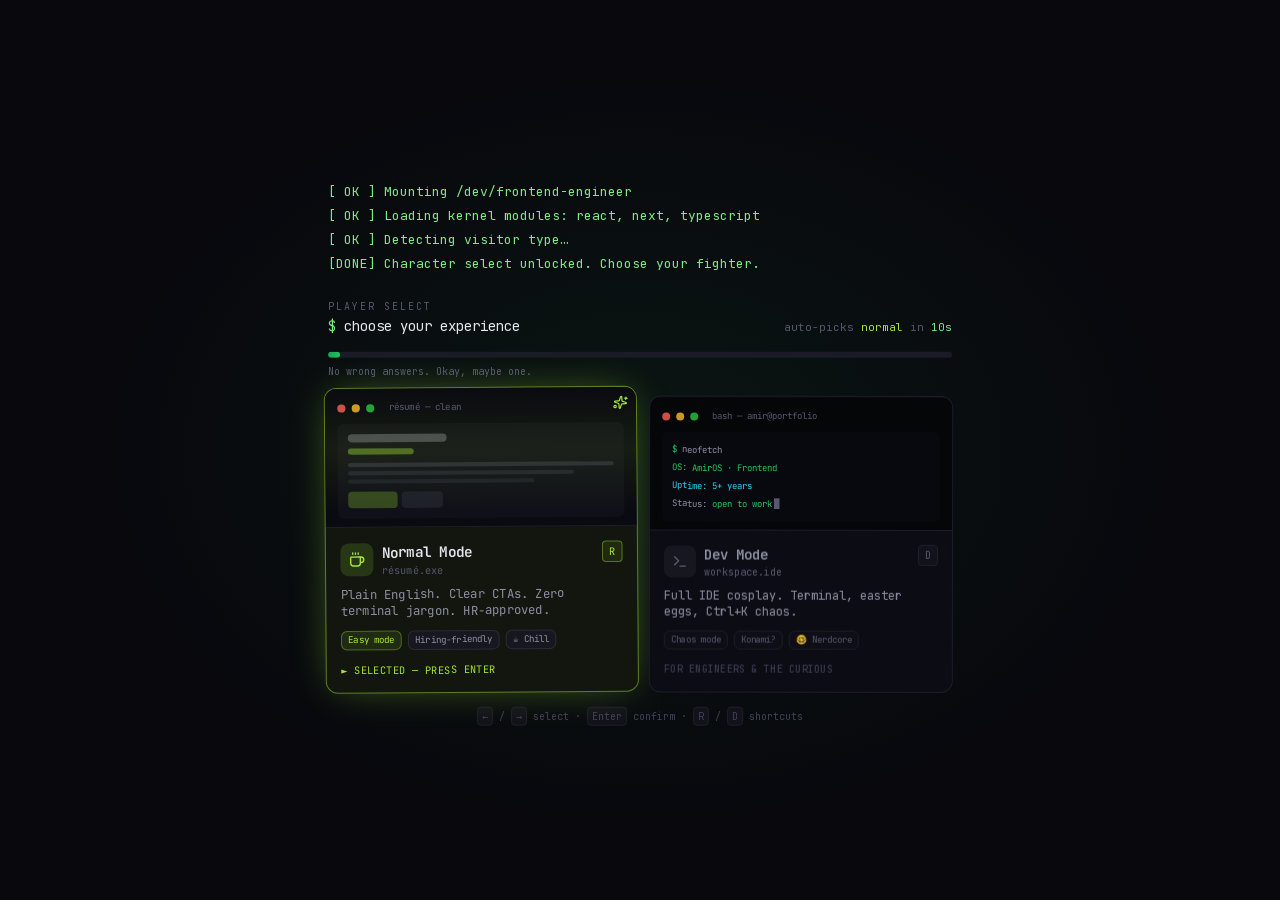
<file: index.html>
<!DOCTYPE html><html lang="en" dir="ltr" class="jetbrains_mono_d5d5ff63-module__sTjMQa__variable outfit_43cdda03-module__EIqhrq__variable" data-theme="dark"><head><meta charSet="utf-8"/><meta name="viewport" content="width=device-width, initial-scale=1, viewport-fit=cover"/><link rel="preload" href="/_next/static/media/051742360c26797e-s.p.1bkzbscqrt8rl.woff2" as="font" crossorigin="" type="font/woff2"/><link rel="preload" href="/_next/static/media/1b99372b3eaef0c8-s.p.1gsd1jahc5dg_.woff2" as="font" crossorigin="" type="font/woff2"/><link rel="stylesheet" href="/_next/static/chunks/3a_68jm9cst_1.css" data-precedence="next"/><link rel="preload" as="script" fetchPriority="low" href="/_next/static/chunks/1jq4o6yq14o4c.js"/><script src="/_next/static/chunks/2ckqm4grawju5.js" async=""></script><script src="/_next/static/chunks/3rxl-jt3pdxgx.js" async=""></script><script src="/_next/static/chunks/turbopack-0d8oeaxqa4-xi.js" async=""></script><script src="/_next/static/chunks/158myu8e_yme3.js" async=""></script><script src="/_next/static/chunks/1ewap2lvsc5cj.js" async=""></script><script src="/_next/static/chunks/0pbh5oq0obs8v.js" async=""></script><meta name="next-size-adjust" content=""/><title>Amir Hossein Ramroudi</title><meta name="description" content="Amir Hossein Ramroudi is a Software Engineer / Front-End with 5+ years of experience building web platforms, enterprise systems, and digital products with React, Next.js, Vue, Nuxt, and TypeScript."/><link rel="author" href="https://ramroudi.com"/><meta name="author" content="Amir Hossein Ramroudi"/><meta name="keywords" content="Amir Hossein Ramroudi,AmirHossein Ramroudi,امیرحسین رمرودی,Ramroudi,Frontend Engineer,Software Engineer,Senior Frontend developer,Senior Software developer,Frontend developer,Software developer,React Developer,Next.js Developer,Vue.js Developer,Nuxt.js Developer,TypeScript,Frontend Engineer Iran"/><meta name="creator" content="Amir Hossein Ramroudi"/><meta name="publisher" content="Amir Hossein Ramroudi"/><meta name="robots" content="index, follow"/><meta name="googlebot" content="index, follow, max-video-preview:-1, max-image-preview:large, max-snippet:-1"/><meta name="category" content="technology"/><link rel="canonical" href="https://ramroudi.com"/><meta property="og:title" content="Amir Hossein Ramroudi"/><meta property="og:description" content="Amir Hossein Ramroudi is a Software Engineer / Front-End with 5+ years of experience building web platforms, enterprise systems, and digital products with React, Next.js, Vue, Nuxt, and TypeScript."/><meta property="og:url" content="https://ramroudi.com"/><meta property="og:site_name" content="Amir Hossein Ramroudi"/><meta property="og:locale" content="en_US"/><meta property="og:image" content="https://ramroudi.com/opengraph-image?77036423477f4170"/><meta property="og:image:type" content="image/png"/><meta property="og:image:width" content="1200"/><meta property="og:image:height" content="630"/><meta property="og:image:alt" content="Amir Hossein Ramroudi"/><meta property="og:type" content="profile"/><meta property="profile:first_name" content="Amir Hossein"/><meta property="profile:last_name" content="Ramroudi"/><meta property="profile:username" content="theahr"/><meta name="twitter:card" content="summary_large_image"/><meta name="twitter:creator" content="@theahr"/><meta name="twitter:title" content="Amir Hossein Ramroudi"/><meta name="twitter:description" content="Amir Hossein Ramroudi is a Software Engineer / Front-End with 5+ years of experience building web platforms, enterprise systems, and digital products with React, Next.js, Vue, Nuxt, and TypeScript."/><meta name="twitter:image" content="https://ramroudi.com/opengraph-image?77036423477f4170"/><meta name="twitter:image:alt" content="Amir Hossein Ramroudi"/><meta name="twitter:image:type" content="image/png"/><meta name="twitter:image:width" content="1200"/><meta name="twitter:image:height" content="630"/><link rel="icon" href="/favicon.ico?favicon.3sxx_c6u9l-gi.ico" sizes="48x48" type="image/x-icon"/><link rel="icon" href="/favicon.ico" sizes="any"/><link rel="icon" href="/favicon.png" type="image/png" sizes="512x512"/><link rel="apple-touch-icon" href="/apple-touch-icon.png" sizes="180x180" type="image/png"/><script src="/_next/static/chunks/0cz1d0mv5g_q7.js" noModule=""></script></head><body class="h-full w-full antialiased"><div hidden=""><!--$--><!--/$--></div><script type="application/ld+json">[{"@context":"https://schema.org","@type":"Person","@id":"https://ramroudi.com/#person","name":"Amir Hossein Ramroudi","alternateName":["AmirHossein Ramroudi","امیرحسین رمرودی","theAHR"],"url":"https://ramroudi.com","image":"https://ramroudi.com/opengraph-image","jobTitle":"Software Engineer / Front-End","description":"Amir Hossein Ramroudi is a Software Engineer / Front-End with 5+ years of experience building web platforms, enterprise systems, and digital products with React, Next.js, Vue, Nuxt, and TypeScript.","email":"ahramrudi@gmail.com","telephone":"+98 937 646 3138","address":{"@type":"PostalAddress","addressCountry":"IR","addressLocality":"Iran"},"knowsAbout":["React","Next.js","Vue 3","Nuxt 3/4","jQuery","Redux","Redux Toolkit","Vuex","Pinia","Tailwind CSS","SCSS","MUI","Design Systems","Responsive Web Design","Figma","UI Design","Software Architecture","Microservice","Monorepo / Turborepo","Component-Based Architecture","PWA","Technical SEO","Core Web Vitals","Docker","Containerization","GitLab CI/CD","CI/CD Pipeline Design","Automated Deployment","Nginx","Linux","ESXi","REST API","API Integration","Microsoft SQL Server","PostgreSQL","WebSocket","WebRTC","P2P","CMS","WordPress","WooCommerce","Technical Leadership","Sprint Planning","Code Review","Git","GitLab"],"worksFor":[{"@type":"Organization","name":"Maskan Research & Technology Fund (RTF)"},{"@type":"Organization","name":"Sadad TSP"},{"@type":"Organization","name":"Rejuderm & Rejuline Global — Italy"},{"@type":"Organization","name":"AmerDental Inc — United States"},{"@type":"Organization","name":"Freelance"}],"sameAs":["https://github.com/theahr","https://linkedin.com/in/theahr","https://t.me/theahr","https://github.com/theAHR/CodeSync","https://github.com/theAHR/github-galaxy","https://github.com/theAHR/chronos"],"knowsLanguage":["English","Persian"]},{"@context":"https://schema.org","@type":"WebSite","@id":"https://ramroudi.com/#website","url":"https://ramroudi.com","name":"Amir Hossein Ramroudi","description":"Amir Hossein Ramroudi is a Software Engineer / Front-End with 5+ years of experience building web platforms, enterprise systems, and digital products with React, Next.js, Vue, Nuxt, and TypeScript.","inLanguage":"en","publisher":{"@id":"https://ramroudi.com/#person"}},{"@context":"https://schema.org","@type":"ProfilePage","@id":"https://ramroudi.com/#profilepage","url":"https://ramroudi.com","name":"Amir Hossein Ramroudi","description":"Software Engineer with 5+ years of experience building web platforms, enterprise systems, and digital products. I've worked across a wide range of projects — from international e-commerce stores to financial systems and large-scale governmental and enterprise platforms.","mainEntity":{"@id":"https://ramroudi.com/#person"},"about":{"@id":"https://ramroudi.com/#person"}}]</script><article class="sr-only" aria-label="Amir Hossein Ramroudi résumé"><header><h1>Amir Hossein Ramroudi</h1><p>Software Engineer / Front-End<!-- --> — <!-- -->I build things that work well and are built well.</p><p>Based in <!-- -->Iran<!-- -->. <!-- -->5<!-- -->+ years of experience.</p></header><section><h2>About</h2><p>Software Engineer with 5+ years of experience building web platforms, enterprise systems, and digital products. I&#x27;ve worked across a wide range of projects — from international e-commerce stores to financial systems and large-scale governmental and enterprise platforms.</p><p>My core expertise is Front-End development with Vue.js, Nuxt.js, React, Next.js, and TypeScript — but on most projects my responsibilities have gone well beyond front-end code: leading development teams, designing software architecture, setting up Docker &amp; CI/CD infrastructure, reviewing code, and contributing to technical decisions.</p><p>I always aim to build software that isn&#x27;t just functional, but scalable, maintainable, and ready for what comes next — while working closely with the team to ship reliable solutions for real users.</p></section><section><h2>Experience</h2><div><h3>Software Engineer (Part-time, Remote)<!-- --> at <!-- -->Maskan Research &amp; Technology Fund (RTF)</h3><p>Nov 2025 — Present<!-- --> · Remote<!-- --> · Current</p><p>Leading development of the service portal, corporate website, and CMS alongside a team of front-end and back-end developers. Responsible for designing and implementing the Docker infrastructure, setting up CI/CD, deploying systems, and shipping new features through to production.</p><p>Stack: <!-- -->Vue.js 3, Nuxt 3, TypeScript, Docker, GitLab CI/CD</p></div><div><h3>Front-End developer (Full-time)<!-- --> at <!-- -->Sadad TSP</h3><p>Feb 2024 — Present<!-- --> · Iran<!-- --> · Current</p><p>Developing and maintaining the company&#x27;s flagship product — an e-invoice submission system integrated with Iran&#x27;s national tax (Modian) platform, serving ~1,000 daily active users. Contributed to redesigning the system architecture and migrating from Vue/Nuxt to a Turborepo-based Next.js monorepo. Independently built the corporate website and CMS.</p><p>Stack: <!-- -->Vue 3, Nuxt 3, React, Next.js, TypeScript, Turborepo, Redux Toolkit, Tailwind CSS, Material UI</p></div><div><h3>Software Engineer (Remote)<!-- --> at <!-- -->Rejuderm &amp; Rejuline Global — Italy</h3><p>Nov 2022 — Present<!-- --> · Remote<!-- --> · Current</p><p>Developing and maintaining the company&#x27;s enterprise systems and international websites. Led the Front-End team in building a proprietary CRM and delivered five+ e-commerce and corporate websites for the Iranian, Turkish, and international markets. Currently responsible for maintaining, developing, and improving all of the company&#x27;s systems and websites.</p><p>Stack: <!-- -->Vue.js, Nuxt.js, JavaScript, TypeScript, WordPress, WooCommerce</p></div><div><h3>Front-End Developer (Remote)<!-- --> at <!-- -->AmerDental Inc — United States</h3><p>Sep 2022 — Mar 2023<!-- --> · Remote</p><p>Built an online store for dental products and equipment with 500+ listings, as part of a four-person team (two front-end, two back-end developers). Implemented the UI, authentication flow, application state management, and REST API integration.</p><p>Stack: <!-- -->React, JavaScript, Redux, REST API</p></div><div><h3>Freelance Front-End &amp; WordPress Developer<!-- --> at <!-- -->Freelance</h3><p>Aug 2020 — Jan 2023<!-- --> · Remote</p><p>Designed and developed 50+ web projects — landing pages, corporate sites, and online stores — for a variety of clients, end-to-end from requirements gathering through development, deployment, and support.</p><p>Stack: <!-- -->JavaScript, jQuery, HTML5, CSS3, SCSS, WordPress, WooCommerce, PHP</p></div></section><section><h2>Open Source Projects</h2><div><h3>CodeSync</h3><p>Google Docs, but for code</p><p>A real-time collaborative code editor. Open a room, share the link, and watch everyone type together — live cursors, chat, voice, version history, and an instant HTML preview. No login, no drama.</p><p>Conflict-free multiplayer editing · Colored live cursors &amp; presence · Room chat + voice · Instant HTML/CSS/JS preview · Named version snapshots · Read-only share links</p><p><a href="https://github.com/theAHR/CodeSync">GitHub</a> · <a href="https://ramroudi.com/CodeSync/">Live demo</a></p></div><div><h3>GitHub Galaxy</h3><p>Your profile, as a solar system</p><p>Type any GitHub username and watch their repos become planets orbiting a glowing sun (their avatar). Bigger stars = bigger planets. Language paints the color. The most-loved repos hug the sun.</p><p>Explorable 3D galaxy of repos · Planet size &amp; color from GitHub data · Mission Control search &amp; filters · Shareable deep links + screenshots · Keyboard shortcuts &amp; easter eggs · Low-power mode for chill browsing</p><p><a href="https://github.com/theAHR/github-galaxy">GitHub</a> · <a href="https://ramroudi.com/github-galaxy/">Live demo</a></p></div><div><h3>Chronos</h3><p>Focus without the fuss</p><p>A calm focus hub that packs a Pomodoro timer, ambient sound mixer, tasks, and a GitHub-style heatmap into one installable app. Everything stays on your device — open it and start.</p><p>Work / short / long break timer · Mixable ambient sounds · Daily goals &amp; streak heatmap · Distraction-free Focus mode · Shareable Focus Wrapped cards · Works offline as a PWA</p><p><a href="https://github.com/theAHR/chronos">GitHub</a> · <a href="https://ramroudi.com/chronos/">Live demo</a></p></div></section><section><h2>Latest AI, Web Development, and Technology News</h2><p>20<!-- --> current developer stories curated on July 18, 2026.</p><article><h3>GitHub Copilot Adds Repository-Level AI Usage Metrics</h3><p>Jul 17, 2026<!-- --> · <!-- -->AI<!-- --> · Signal: <!-- -->GitHub</p><p>GitHub now shows where Copilot coding agents and code reviews are creating measurable pull-request activity, repo by repo.</p><p>For a long time, AI coding metrics stopped at the organization or user level. You could see that Copilot was busy — but not which repositories were actually shipping because of it.</p><p>That just changed. GitHub’s Copilot usage metrics API now reports repository-level activity: daily breakdowns of pull requests created and merged by coding agents, plus reviews and suggestion counts from Copilot code review.</p><p>Why it matters: enablement teams can finally answer “is this repo ready for AI agents?” with data instead of vibes. Quiet repos stay quiet. High-velocity repos get the coaching and guardrails they need.</p><p>If you lead an engineering org, this is the dashboard moment — the shift from “we bought Copilot” to “we know where Copilot is moving the needle.”</p><ul><li>Usage metrics go beyond org totals down to each repository</li><li>Track agent-created PRs and AI code-review suggestions separately</li><li>Useful for deciding where AI enablement actually pays off</li></ul><p><a href="https://github.blog/changelog/2026-07-17-repository-level-github-copilot-usage-metrics-generally-available/">Original source: <!-- -->GitHub</a></p></article><article><h3>Meta’s Astryx Makes React Design Systems Friendlier to AI Agents</h3><p>Jul 17, 2026<!-- --> · <!-- -->Web<!-- --> · Signal: <!-- -->Meta / community</p><p>The trending open-source system exposes machine-readable component contracts and MCP support to reduce made-up props and broken UI code.</p><p>AI coding agents are great at inventing plausible-looking React props that don’t exist. That’s adorable in demos and painful in production.</p><p>Meta’s open-source design system Astryx attacks that problem head-on. A single CLI command can spit out a machine-readable JSON manifest describing every command, flag, default, and response type — something closer to OpenAPI for frontend tooling.</p><p>It also ships an MCP server, so environments like Cursor or Copilot can browse components, scaffold projects, and pull structured docs instead of hallucinating from half-remembered training data.</p><p>Under the hood it’s not a weekend experiment. Astryx grew over years inside Meta, powering thousands of apps, with StyleX as the compile-time CSS engine. The public release is still early — but the idea of “design systems as agent contracts” feels inevitable.</p><ul><li>JSON manifests give agents a real contract instead of guesswork</li><li>MCP support plugs into Cursor, Copilot, and similar tools</li><li>Built on years of Meta-scale StyleX production use</li></ul><p><a href="https://www.opensourceforu.com/2026/07/github-trending-astryx-brings-ai-ready-open-source-to-react/">Original source: <!-- -->Meta / community</a></p></article><article><h3>Next.js Introduces Scheduled Monthly Security Releases</h3><p>Jul 16, 2026<!-- --> · <!-- -->Security<!-- --> · Signal: <!-- -->Next.js</p><p>Next.js is moving from surprise patches to advance security notices, giving teams time to plan upgrades and coordinate protection.</p><p>Nothing ruins a sprint like an unexpected framework security patch at 4pm on a Friday. Next.js is trying to stop that ritual.</p><p>The team is formalizing a monthly security release program: roughly once a month you’ll get advance notice with the expected date and the highest anticipated severity. Hosting partners can prep mitigations. App teams can schedule upgrades like adults.</p><p>The first window was announced for July 20, covering Next.js 16.2 and 15.5 with a bundle of high and medium severity fixes. CVE details land when the patches ship.</p><p>Urgent, actively exploited issues still get emergency treatment. The point isn’t slower security — it’s predictable security in a world where AI-assisted vulnerability discovery is flooding every major project’s inbox.</p><ul><li>Security fixes get advance notice instead of surprise drop days</li><li>First scheduled window targets mid-July with multiple severity levels</li><li>Emergency patches still ship when exploitation is active</li></ul><p><a href="https://nextjs.org/blog/next-security-release-program">Original source: <!-- -->Next.js</a></p></article><article><h3>Kimi K3 Brings a 1M-Token Context Window to Vercel AI Gateway</h3><p>Jul 16, 2026<!-- --> · <!-- -->AI<!-- --> · Signal: <!-- -->Vercel</p><p>Moonshot AI’s open-source multimodal model targets long-running engineering, visual reasoning, frontend work, and complex codebases.</p><p>Some bugs refuse to fit in a polite context window. They sprawl across folders, screenshots, and three Slack threads from last Tuesday.</p><p>Kimi K3, now available on Vercel’s AI Gateway, is built for that mess. It’s an open-source multimodal model with a one-million-token context window and native understanding of text, images, and video.</p><p>Moonshot positions it for long-horizon engineering and work where code meets visual reasoning — frontend bugs, game layouts, CAD-adjacent thinking. Thinking mode stays on.</p><p>In practice you call it like any other Gateway model through the AI SDK. Same routing, budgets, and failover story — just a much bigger working memory when the problem refuses to be small.</p><ul><li>Million-token context for sprawling codebases and long tasks</li><li>Native text, image, and video understanding</li><li>Available through Vercel AI Gateway with standard AI SDK calls</li></ul><p><a href="https://vercel.com/changelog/kimi-k3-is-now-available-on-ai-gateway">Original source: <!-- -->Vercel</a></p></article><article><h3>GitHub Copilot App Gets On-Demand AI Security Reviews</h3><p>Jul 14, 2026<!-- --> · <!-- -->Security<!-- --> · Signal: <!-- -->GitHub</p><p>Developers can scan in-progress changes for likely vulnerabilities with a security-review command before code reaches a pull request.</p><p>Security tools love finished pull requests. Developers live in unfinished chaos. GitHub just closed a little of that gap.</p><p>The Copilot desktop app now supports an on-demand `/security-review` command: scan the changes you’re currently working on for likely vulnerabilities without leaving your coding session.</p><p>It covers the usual high-impact categories — injection, XSS, broken access control, SSRF, weak crypto, hardcoded secrets, and more — as a lightweight complement to Code Scanning, Dependabot, and secret scanning.</p><p>Think of it as a seatbelt you can click mid-drive, not the full crash-test lab. Still: catching a path traversal before `git push` is a very good afternoon.</p><ul><li>Run /security-review on local changes before you commit</li><li>Complements — doesn’t replace — code scanning and Dependabot</li><li>Available across Free, Pro, Business, and Enterprise during preview</li></ul><p><a href="https://github.blog/changelog/2026-07-14-security-reviews-now-available-in-the-github-copilot-app/">Original source: <!-- -->GitHub</a></p></article><article><h3>Cloudflare Precursor Detects AI Agents Across Full User Sessions</h3><p>Jul 13, 2026<!-- --> · <!-- -->Security<!-- --> · Signal: <!-- -->Cloudflare</p><p>Cloudflare’s new client-side verification follows behavior across a session to separate people from advanced automated traffic.</p><p>Bots used to hammer login forms. Now they casually browse, fill carts, and ask your support chatbot for API keys. One CAPTCHA at the door isn’t enough.</p><p>Cloudflare’s Precursor is a client-side, session-based verification system. It injects privacy-conscious JavaScript that continuously collects behavioral signals as a visitor moves through your app — then feeds those signals into bot protection in real time.</p><p>The goal: tell humans from advanced automation across the whole journey, not just the first request. You can run it quietly for observation or enforce verified sessions with challenges when something smells automated.</p><p>If your threat model includes AI agents acting like users, Precursor is Cloudflare admitting that the old bot playbook had a blind spot.</p><ul><li>Session-level behavioral signals, not one-shot challenges</li><li>Designed for agentic traffic that looks almost human</li><li>Works with existing Bot Management and Turnstile setups</li></ul><p><a href="https://blog.cloudflare.com/introducing-precursor/">Original source: <!-- -->Cloudflare</a></p></article><article><h3>GPT-5.6 Sol, Terra, and Luna Arrive in GitHub Copilot</h3><p>Jul 9, 2026<!-- --> · <!-- -->AI<!-- --> · Signal: <!-- -->GitHub</p><p>GitHub added three GPT-5.6 options for deep codebase reasoning, balanced daily coding, and fast cost-efficient tasks.</p><p>One model for everything was always a little dishonest. Sometimes you need a deep thinker. Sometimes you need a snappy autocomplete buddy that doesn’t burn the budget.</p><p>OpenAI’s GPT-5.6 family is rolling into GitHub Copilot as three variants: Sol (highest reasoning ceiling), Terra (balanced everyday default), and Luna (fast and cost-efficient).</p><p>You’ll find them in the model picker across VS Code, Visual Studio, Copilot CLI, the Copilot app, github.com, JetBrains, and more. Enterprise and Business admins still need to flip the policy on — it’s off by default.</p><p>The interesting part isn’t the branding. It’s finally matching model shape to job shape inside the same Copilot workflow.</p><ul><li>Sol for hard, long-running agentic work</li><li>Terra as the balanced default for everyday coding</li><li>Luna for quick, cheaper tasks</li></ul><p><a href="https://github.blog/changelog/2026-07-09-openais-gpt-5-6-sol-terra-and-luna-are-now-available-in-github-copilot/">Original source: <!-- -->GitHub</a></p></article><article><h3>GitHub Copilot Desktop App Opens to Free and Education Plans</h3><p>Jul 7, 2026<!-- --> · <!-- -->Tools<!-- --> · Signal: <!-- -->GitHub</p><p>The agent-driven desktop app is now available across Copilot plans on Windows, macOS, and Linux, with bring-your-own-key support.</p><p>Agent-driven coding used to feel like a premium club. GitHub just widened the door.</p><p>The Copilot desktop app is now available on every Copilot plan — including Free and Education — on Windows, macOS, and Linux. Sign in with GitHub and start a session in a couple of clicks.</p><p>No Copilot plan? Bring your own key and talk to your preferred model provider anyway. The app becomes a harness, not a gated castle.</p><p>For Business and Enterprise, admins still control Copilot CLI access via policy. Individuals and learners, though, just got a much lower bar to try agentic workflows on their own machines.</p><ul><li>Free and Education users can run the desktop agent app</li><li>BYOK lets you build without a Copilot subscription</li><li>Business/Enterprise still need admin policy for Copilot CLI access</li></ul><p><a href="https://github.blog/changelog/2026-07-07-github-copilot-app-available-to-all/">Original source: <!-- -->GitHub</a></p></article><article><h3>TypeScript 7 Goes Native for a Much Faster Compiler</h3><p>Jul 2026<!-- --> · <!-- -->Tools<!-- --> · Signal: <!-- -->TypeScript</p><p>The latest TypeScript generation moves its compiler to a native implementation, promising dramatically quicker builds for large projects.</p><p>TypeScript’s success created its own tax: enormous codebases waiting on the typechecker like it’s the last elevator in a skyscraper.</p><p>TypeScript 7 pushes the compiler toward a native port — the long-rumored leap after the TypeScript 6 transition release cleaned up deprecated options and prepared the ecosystem.</p><p>The pitch is simple and delicious: dramatically faster full builds. Early messaging has talked about multi-x speedups for large projects, which is the difference between “I’ll go make coffee” and “I’ll just wait.”</p><p>App codebases can migrate sooner. Tools that deeply depend on the old programmatic TypeScript API may need subsequent releases. Either way, “waiting on tsc” is about to feel a lot less existential.</p><ul><li>Native compiler port aims for major full-build speedups</li><li>TypeScript 6 paved the way with deprecations and migration prep</li><li>Tooling that depends on the old programmatic API may need to wait</li></ul><p><a href="https://www.typescriptlang.org/">Original source: <!-- -->TypeScript</a></p></article><article><h3>Vercel AI SDK 7 Expands from Chat Toolkit to Agent Platform</h3><p>Jun 25, 2026<!-- --> · <!-- -->AI<!-- --> · Signal: <!-- -->Vercel</p><p>AI SDK 7 adds durable workflows, terminal testing, agent harnesses, approvals, observability, voice, image, and video support.</p><p>Chat UIs were chapter one. Production agents are the rest of the book — and AI SDK 7 wants to be the binding.</p><p>Vercel’s TypeScript SDK grows from model calls and chat primitives into a broader agent platform: reasoning control, tool context, MCP apps, a terminal UI for testing, durable WorkflowAgent execution, approvals, sandboxes, and telemetry.</p><p>The headline abstraction is HarnessAgent — one API to run established harnesses like Claude Code, Codex, or Pi inside sandboxed workspaces, then swap harnesses without rewriting your app shell.</p><p>Upgrade notes matter: Node 22+, ESM imports, codemods, and a migration skill. It’s a bigger jump than a minor bump — but if you’re building agents for real users, the platform finally matches the ambition.</p><ul><li>Agents get durability, approvals, timeouts, and sandboxes</li><li>HarnessAgent can drive Claude Code, Codex, Pi, and friends</li><li>Requires Node 22+ and ESM-first packaging</li></ul><p><a href="https://vercel.com/blog/ai-sdk-7">Original source: <!-- -->Vercel</a></p></article><article><h3>GitHub Copilot Can Now Fix Code Scanning Alerts by Opening a PR</h3><p>Jul 10, 2026<!-- --> · <!-- -->Security<!-- --> · Signal: <!-- -->GitHub</p><p>Agentic Autofix explores affected files, proposes a repair, reruns the security analysis, and opens a draft pull request for review.</p><p>Security alerts without fixes are just guilt with a severity badge. GitHub’s Agentic Autofix tries to turn guilt into a pull request.</p><p>In public preview, Copilot can remediate code scanning alerts the way a careful developer would: explore relevant files, propose a fix, rerun the original analysis to confirm the alert closes, then open a draft PR.</p><p>You assign alerts to the Copilot agent from the UI, campaigns, or the REST API. It replaces the old one-click “generate fix” with something that actually walks the codebase.</p><p>Requirements include Code Security (or Advanced Security) plus Copilot with the cloud agent enabled. Usage draws AI credits. Humans still review — which is exactly how it should be.</p><ul><li>Assign alerts to Copilot and get a draft PR back</li><li>Works for CodeQL and third-party scanning alerts</li><li>Uses AI credits; admins can disable via policy</li></ul><p><a href="https://github.blog/changelog/2026-07-10-agentic-autofix-for-code-scanning-alerts-in-public-preview/">Original source: <!-- -->GitHub</a></p></article><article><h3>CodeQL Adds Detection for AI Prompt Injection Vulnerabilities</h3><p>Jul 10, 2026<!-- --> · <!-- -->Security<!-- --> · Signal: <!-- -->GitHub</p><p>GitHub’s latest CodeQL release expands code scanning into AI security while adding support for newer Kotlin projects.</p><p>Your LLM feature is an application surface. Attackers already treat it that way — whether your threat model does or not.</p><p>CodeQL 2.26.0 adds detection aimed at AI prompt injection, the class of bugs where untrusted input sneaks into model instructions and steers the system toward leaking data or doing unsafe things.</p><p>The same release also expands Kotlin support, so modern Android and backend Kotlin projects stay in the scanning tent.</p><p>The quiet message: AI security isn’t a separate product silo anymore. It’s just another query family in the tools you already run on every PR.</p><ul><li>Prompt injection becomes a first-class scanning concern</li><li>Kotlin 2.4.0 support expands language coverage</li><li>AI apps inherit the same security pipeline as classic web apps</li></ul><p><a href="https://github.blog/changelog/2026-07-10-codeql-2-26-0-adds-kotlin-2-4-0-support-and-ai-prompt-injection-detection/">Original source: <!-- -->GitHub</a></p></article><article><h3>Grok 4.5 Lands on Vercel AI Gateway for Coding and STEM Work</h3><p>Jul 8, 2026<!-- --> · <!-- -->AI<!-- --> · Signal: <!-- -->Vercel</p><p>The text-and-image model offers adjustable reasoning levels so developers can trade response speed for deeper analysis.</p><p>Model menus keep growing, which is either exciting or exhausting depending on how many API keys you rotate this week.</p><p>Grok 4.5 is now on Vercel AI Gateway for coding, knowledge work, and STEM-oriented tasks. It accepts text and image inputs and exposes low, medium, and high reasoning levels — defaulting to high.</p><p>That dial is the product. Need a fast skim? Turn reasoning down. Need a careful dataset autopsy? Leave it high and let latency buy depth.</p><p>Gateway routing rules mean you can rewrite traffic from an older Grok slug without touching application code. Same ops story, newer brain.</p><ul><li>Text + image inputs for coding and analysis tasks</li><li>Low / medium / high reasoning dial</li><li>Drop-in via AI Gateway model slug and routing rules</li></ul><p><a href="https://vercel.com/changelog/grok-4-5-now-available-on-ai-gateway">Original source: <!-- -->Vercel</a></p></article><article><h3>Node.js 26.5 Improves TLS Visibility for Server Applications</h3><p>Jul 8, 2026<!-- --> · <!-- -->Tools<!-- --> · Signal: <!-- -->Node.js</p><p>The latest Current release can report negotiated TLS groups, alongside runtime fixes and maintenance updates.</p><p>TLS failures love being mysterious. Something negotiated wrong, somewhere, and your logs shrug.</p><p>Node.js 26.5.0 (Current) adds the ability to report negotiated TLS groups — a small but welcome window into what actually happened during the handshake.</p><p>It ships alongside the usual maintenance and docs polish. Nothing flashy, just the kind of observability that saves an afternoon when production certificates and clients disagree about modernity.</p><p>Also: stay close to recent security releases on 22.x, 24.x, and 26.x. The June 2026 security wave was a reminder that “Current” isn’t optional fashion — it’s patch velocity.</p><ul><li>Negotiated TLS groups become observable in the Current line</li><li>Useful for diagnosing handshake and cipher-suite surprises</li><li>Keep Current and LTS lines patched — security releases still land hard</li></ul><p><a href="https://nodejs.org/en/blog/release/v26.5.0">Original source: <!-- -->Node.js</a></p></article><article><h3>Edge 150 Ships CSS Gap Styling and Easier Keyboard Navigation</h3><p>Jul 7, 2026<!-- --> · <!-- -->Web<!-- --> · Signal: <!-- -->Microsoft Edge</p><p>Microsoft’s browser update adds layout gap decorations, focusgroup navigation, balanced wrapping, and smoother PWA migrations.</p><p>CSS gaps used to be empty space you couldn’t dress up. Edge 150 says otherwise.</p><p>The release brings CSS gap decorations — properties for styling the gutters between grid, flex, and multi-column items — plus quality-of-life pieces like `flex-wrap: balance`, `text-fit`, and faster clipboard reads.</p><p>Accessibility folks get `focusgroup`: arrow-key navigation and focus memory for toolbars, tabs, and menus without hand-rolled roving tabindex scripts.</p><p>PWA teams get same-site origin migration that preserves installs and permissions. Moving a deployed app shouldn’t feel like orphaning every user’s home-screen icon — and now, a little less, it doesn’t.</p><ul><li>Style gaps in grid, flex, and multi-column layouts</li><li>focusgroup gives arrow-key widget navigation without custom JS</li><li>Same-site PWA origin migration keeps installs intact</li></ul><p><a href="https://blogs.windows.com/msedgedev/2026/07/07/new-in-edge-for-developers-style-layout-gaps-improve-keyboard-accessibility-and-migrate-your-pwa-to-a-new-origin/">Original source: <!-- -->Microsoft Edge</a></p></article><article><h3>Cloudflare Workers Gets a Cache in Front of Every Entrypoint</h3><p>Jul 6, 2026<!-- --> · <!-- -->Web<!-- --> · Signal: <!-- -->Cloudflare</p><p>Workers Cache brings tiered caching to workers.dev, preview deployments, platform workers, and service entrypoints with simple configuration.</p><p>Workers have always been fast. Caching in front of them used to be the awkward part of the story.</p><p>Cloudflare’s Workers Cache puts a tiered cache in front of Worker entrypoints — configured with a Wrangler toggle and the Cache-Control headers you already know.</p><p>It works on workers.dev, isolated preview caches, and Workers for Platforms tenants. You can cache some entrypoints and force others (auth gateways, routers) to always run live.</p><p>That composition model is the clever bit: cache the expensive read paths, never cache the decision paths. Edge compute finally gets an edge cache that respects how real apps are structured.</p><ul><li>Enable with a Wrangler flag and familiar Cache-Control headers</li><li>Works on workers.dev, previews, and Workers for Platforms</li><li>Opt entrypoints in or out so routers never serve stale auth</li></ul><p><a href="https://blog.cloudflare.com/workers-cache/">Original source: <!-- -->Cloudflare</a></p></article><article><h3>Chrome 151 Beta Updates CSS Anchors, Fonts, and Ruby Layout</h3><p>Jul 3, 2026<!-- --> · <!-- -->Web<!-- --> · Signal: <!-- -->Chrome Developers</p><p>The browser beta aligns anchor positioning behavior, exposes FontFaceSet globally, and adds finer control for ruby annotations.</p><p>Browser betas are where the platform quietly becomes more boring — in the best way. Less “works in one engine,” more “just works.”</p><p>Chrome 151 beta adjusts CSS anchor positioning so `position-anchor` defaults to `normal`, aligning with the spec and other browsers. Ruby layout gets `ruby-overhang` for controlling how annotations hang over surrounding text.</p><p>On the API side, `FontFaceSet` is exposed globally, among other DOM and media-stream refinements.</p><p>None of this will trend on social media. All of it will silently prevent layout bugs in multilingual UIs and anchored popovers six months from now. That’s the job.</p><ul><li>position-anchor initial value moves to normal for interop</li><li>ruby-overhang controls annotation overhang behavior</li><li>FontFaceSet becomes a global interface</li></ul><p><a href="https://developer.chrome.com/blog/chrome-151-beta">Original source: <!-- -->Chrome Developers</a></p></article><article><h3>Cloudflare Lets Every Site Control Search, Agent, and Training Bots</h3><p>Jul 1, 2026<!-- --> · <!-- -->AI<!-- --> · Signal: <!-- -->Cloudflare</p><p>Website owners can now apply separate rules to AI traffic instead of treating every crawler as the same kind of visitor.</p><p>“Block AI bots” was never a precise sentence. Some crawlers help people find you. Some train models on your writing. Some are agents fetching pages to act on a user’s behalf.</p><p>Cloudflare now lets every customer — including Free — manage those categories separately: Search, Agent, and Training. Fine-grained rules instead of a blunt all-or-nothing switch.</p><p>Later defaults will tighten Training and Agent behavior on ad-monetized pages for new domains, while Search stays allowed. Multi-purpose bots get judged by their most restrictive applicable behavior.</p><p>Content Independence Day, round two: the web is negotiating terms with AI traffic, and site owners finally get knobs that match the nuance.</p><ul><li>Separate Search, Agent, and Training bot categories</li><li>Available to Free-tier customers too</li><li>New defaults coming for ad-monetized pages later in 2026</li></ul><p><a href="https://blog.cloudflare.com/content-independence-day-ai-options/">Original source: <!-- -->Cloudflare</a></p></article><article><h3>Google’s 2026 Web UI Updates Bring JavaScript to CSS Pseudo-Elements</h3><p>Jul 1, 2026<!-- --> · <!-- -->Web<!-- --> · Signal: <!-- -->Chrome Developers</p><p>The latest platform roundup covers richer native interactions, adaptable layouts, user preferences, and script access to generated UI.</p><p>Google I/O’s web UI roundup is usually a buffet. 2026’s table is stacked with native interactions, preference-aware styling, navigation helpers, and layout tools that shrink the need for custom widget libraries.</p><p>One standout: JavaScript access to CSS pseudo-elements. Generated UI like `::before` and `::after` stops being a sealed decorative layer and becomes something script can actually reason about.</p><p>Combined with ongoing work on user preferences, natural interactions, and adaptive layouts, the message is consistent — the platform wants to own more of the “feel,” so apps can own more of the product.</p><p>If you’ve spent years polyfilling polish, this era is repayment. The browser is catching up to the interfaces we’ve been faking.</p><ul><li>JS can reach CSS pseudo-elements like ::before and ::after</li><li>Roundup spans preferences, interactions, and form-factor adaptation</li><li>Less custom JS for patterns the platform now owns natively</li></ul><p><a href="https://developer.chrome.com/blog/new-in-web-ui-io26">Original source: <!-- -->Chrome Developers</a></p></article><article><h3>Cloudflare AI Security for Apps Reaches General Availability</h3><p>Jul 2026<!-- --> · <!-- -->Security<!-- --> · Signal: <!-- -->Cloudflare</p><p>The service discovers AI endpoints, detects suspicious model traffic, and lets teams mitigate threats through familiar firewall rules.</p><p>You can’t secure what you can’t find. AI features have a habit of appearing in production without a corresponding entry in the security spreadsheet.</p><p>Cloudflare’s AI Security for Apps is now generally available. It sits in front of AI-powered applications — third-party models or your own — to discover endpoints, detect off-policy or malicious behavior, and mitigate via the familiar WAF rule builder.</p><p>Endpoint discovery is free for Free, Pro, and Business customers under Security → Web Assets. Fuller mitigation capabilities start with Enterprise, with broader plan access on the roadmap.</p><p>Partnerships with cloud and security vendors hint at the destination: a unified view from model inventory in the cloud to guardrails at the edge. AI apps are just apps — and now the firewall knows they exist.</p><ul><li>Automatic discovery of LLM-powered endpoints across properties</li><li>Detect and mitigate threats with WAF-style rules</li><li>Endpoint discovery is free across Free, Pro, and Business plans</li></ul><p><a href="https://blog.cloudflare.com/ai-security-for-apps-ga/">Original source: <!-- -->Cloudflare</a></p></article></section><section><h2>Skills</h2><div><h3>Frameworks &amp; Libraries</h3><p>React, Next.js, Vue 3, Nuxt 3/4, jQuery</p></div><div><h3>State Management</h3><p>Redux, Redux Toolkit, Vuex, Pinia</p></div><div><h3>Styling &amp; UI</h3><p>Tailwind CSS, SCSS, MUI, Design Systems, Responsive Web Design, Figma, UI Design</p></div><div><h3>Architecture &amp; Patterns</h3><p>Software Architecture, Microservice, Monorepo / Turborepo, Component-Based Architecture, PWA, Technical SEO, Core Web Vitals</p></div><div><h3>Infra &amp; DevOps</h3><p>Docker, Containerization, GitLab CI/CD, CI/CD Pipeline Design, Automated Deployment, Nginx, Linux, ESXi</p></div><div><h3>Backend &amp; Data</h3><p>REST API, API Integration, Microsoft SQL Server, PostgreSQL, WebSocket, WebRTC, P2P, CMS, WordPress, WooCommerce</p></div><div><h3>Leadership &amp; Collaboration</h3><p>Technical Leadership, Sprint Planning, Code Review, Git, GitLab</p></div></section><section><h2>Contact</h2><ul><li><a href="mailto:ahramrudi@gmail.com">Email<!-- -->: <!-- -->ahramrudi@gmail.com</a></li><li><a href="https://github.com/theahr">GitHub<!-- -->: <!-- -->github.com/theahr</a></li><li><a href="https://linkedin.com/in/theahr">LinkedIn<!-- -->: <!-- -->linkedin.com/in/theahr</a></li><li><a href="https://t.me/theahr">Telegram<!-- -->: <!-- -->t.me/theahr</a></li><li><a href="tel:+989376463138">Phone<!-- -->: <!-- -->+98 937 646 3138</a></li></ul></section></article><div class="h-dvh w-full bg-app" aria-hidden="true"></div><!--$--><!--/$--><script src="/_next/static/chunks/1jq4o6yq14o4c.js" id="_R_" async=""></script><script>(self.__next_f=self.__next_f||[]).push([0])</script><script>self.__next_f.push([1,"1:\"$Sreact.fragment\"\n6:I[68027,[],\"default\",1]\n:HL[\"/_next/static/chunks/3a_68jm9cst_1.css\",\"style\"]\n:HL[\"/_next/static/media/051742360c26797e-s.p.1bkzbscqrt8rl.woff2\",\"font\",{\"crossOrigin\":\"\",\"type\":\"font/woff2\"}]\n:HL[\"/_next/static/media/1b99372b3eaef0c8-s.p.1gsd1jahc5dg_.woff2\",\"font\",{\"crossOrigin\":\"\",\"type\":\"font/woff2\"}]\n2:Tb1f,"])</script><script>self.__next_f.push([1,"[{\"@context\":\"https://schema.org\",\"@type\":\"Person\",\"@id\":\"https://ramroudi.com/#person\",\"name\":\"Amir Hossein Ramroudi\",\"alternateName\":[\"AmirHossein Ramroudi\",\"امیرحسین رمرودی\",\"theAHR\"],\"url\":\"https://ramroudi.com\",\"image\":\"https://ramroudi.com/opengraph-image\",\"jobTitle\":\"Software Engineer / Front-End\",\"description\":\"Amir Hossein Ramroudi is a Software Engineer / Front-End with 5+ years of experience building web platforms, enterprise systems, and digital products with React, Next.js, Vue, Nuxt, and TypeScript.\",\"email\":\"ahramrudi@gmail.com\",\"telephone\":\"+98 937 646 3138\",\"address\":{\"@type\":\"PostalAddress\",\"addressCountry\":\"IR\",\"addressLocality\":\"Iran\"},\"knowsAbout\":[\"React\",\"Next.js\",\"Vue 3\",\"Nuxt 3/4\",\"jQuery\",\"Redux\",\"Redux Toolkit\",\"Vuex\",\"Pinia\",\"Tailwind CSS\",\"SCSS\",\"MUI\",\"Design Systems\",\"Responsive Web Design\",\"Figma\",\"UI Design\",\"Software Architecture\",\"Microservice\",\"Monorepo / Turborepo\",\"Component-Based Architecture\",\"PWA\",\"Technical SEO\",\"Core Web Vitals\",\"Docker\",\"Containerization\",\"GitLab CI/CD\",\"CI/CD Pipeline Design\",\"Automated Deployment\",\"Nginx\",\"Linux\",\"ESXi\",\"REST API\",\"API Integration\",\"Microsoft SQL Server\",\"PostgreSQL\",\"WebSocket\",\"WebRTC\",\"P2P\",\"CMS\",\"WordPress\",\"WooCommerce\",\"Technical Leadership\",\"Sprint Planning\",\"Code Review\",\"Git\",\"GitLab\"],\"worksFor\":[{\"@type\":\"Organization\",\"name\":\"Maskan Research \u0026 Technology Fund (RTF)\"},{\"@type\":\"Organization\",\"name\":\"Sadad TSP\"},{\"@type\":\"Organization\",\"name\":\"Rejuderm \u0026 Rejuline Global — Italy\"},{\"@type\":\"Organization\",\"name\":\"AmerDental Inc — United States\"},{\"@type\":\"Organization\",\"name\":\"Freelance\"}],\"sameAs\":[\"https://github.com/theahr\",\"https://linkedin.com/in/theahr\",\"https://t.me/theahr\",\"https://github.com/theAHR/CodeSync\",\"https://github.com/theAHR/github-galaxy\",\"https://github.com/theAHR/chronos\"],\"knowsLanguage\":[\"English\",\"Persian\"]},{\"@context\":\"https://schema.org\",\"@type\":\"WebSite\",\"@id\":\"https://ramroudi.com/#website\",\"url\":\"https://ramroudi.com\",\"name\":\"Amir Hossein Ramroudi\",\"description\":\"Amir Hossein Ramroudi is a Software Engineer / Front-End with 5+ years of experience building web platforms, enterprise systems, and digital products with React, Next.js, Vue, Nuxt, and TypeScript.\",\"inLanguage\":\"en\",\"publisher\":{\"@id\":\"https://ramroudi.com/#person\"}},{\"@context\":\"https://schema.org\",\"@type\":\"ProfilePage\",\"@id\":\"https://ramroudi.com/#profilepage\",\"url\":\"https://ramroudi.com\",\"name\":\"Amir Hossein Ramroudi\",\"description\":\"Software Engineer with 5+ years of experience building web platforms, enterprise systems, and digital products. I've worked across a wide range of projects — from international e-commerce stores to financial systems and large-scale governmental and enterprise platforms.\",\"mainEntity\":{\"@id\":\"https://ramroudi.com/#person\"},\"about\":{\"@id\":\"https://ramroudi.com/#person\"}}]"])</script><script>self.__next_f.push([1,"0:{\"P\":null,\"c\":[\"\",\"\"],\"q\":\"\",\"i\":false,\"f\":[[[\"\",{\"children\":[\"__PAGE__\",{}]},\"$undefined\",\"$undefined\",16],[[\"$\",\"$1\",\"c\",{\"children\":[[[\"$\",\"link\",\"0\",{\"rel\":\"stylesheet\",\"href\":\"/_next/static/chunks/3a_68jm9cst_1.css\",\"precedence\":\"next\",\"crossOrigin\":\"$undefined\",\"nonce\":\"$undefined\"}]],[\"$\",\"html\",null,{\"lang\":\"en\",\"dir\":\"ltr\",\"className\":\"jetbrains_mono_d5d5ff63-module__sTjMQa__variable outfit_43cdda03-module__EIqhrq__variable\",\"data-theme\":\"dark\",\"suppressHydrationWarning\":true,\"children\":[\"$\",\"body\",null,{\"className\":\"h-full w-full antialiased\",\"suppressHydrationWarning\":true,\"children\":[[\"$\",\"script\",null,{\"type\":\"application/ld+json\",\"dangerouslySetInnerHTML\":{\"__html\":\"$2\"}}],\"$L3\"]}]}]]}],{\"children\":[\"$L4\",{},null,false,null]},null,false,null],\"$L5\",false]],\"m\":\"$undefined\",\"G\":[\"$6\",[\"$L7\"]],\"S\":true,\"h\":null,\"s\":\"$undefined\",\"l\":\"$undefined\",\"p\":\"$undefined\",\"d\":\"$undefined\",\"b\":\"0OIM3nWyDrc3sjCK39sNv\"}\n"])</script><script>self.__next_f.push([1,"8:I[39756,[\"/_next/static/chunks/158myu8e_yme3.js\"],\"default\"]\n9:I[37457,[\"/_next/static/chunks/158myu8e_yme3.js\"],\"default\"]\n15:I[97367,[\"/_next/static/chunks/158myu8e_yme3.js\"],\"ViewportBoundary\"]\n17:I[97367,[\"/_next/static/chunks/158myu8e_yme3.js\"],\"MetadataBoundary\"]\n18:\"$Sreact.suspense\"\n"])</script><script>self.__next_f.push([1,"3:[\"$\",\"$L8\",null,{\"parallelRouterKey\":\"children\",\"error\":\"$undefined\",\"errorStyles\":\"$undefined\",\"errorScripts\":\"$undefined\",\"template\":[\"$\",\"$L9\",null,{}],\"templateStyles\":\"$undefined\",\"templateScripts\":\"$undefined\",\"notFound\":[[[\"$\",\"title\",null,{\"children\":\"404: This page could not be found.\"}],[\"$\",\"div\",null,{\"style\":{\"fontFamily\":\"system-ui,\\\"Segoe UI\\\",Roboto,Helvetica,Arial,sans-serif,\\\"Apple Color Emoji\\\",\\\"Segoe UI Emoji\\\"\",\"height\":\"100vh\",\"textAlign\":\"center\",\"display\":\"flex\",\"flexDirection\":\"column\",\"alignItems\":\"center\",\"justifyContent\":\"center\"},\"children\":[\"$\",\"div\",null,{\"children\":[[\"$\",\"style\",null,{\"dangerouslySetInnerHTML\":{\"__html\":\"body{color:#000;background:#fff;margin:0}.next-error-h1{border-right:1px solid rgba(0,0,0,.3)}@media (prefers-color-scheme:dark){body{color:#fff;background:#000}.next-error-h1{border-right:1px solid rgba(255,255,255,.3)}}\"}}],[\"$\",\"h1\",null,{\"className\":\"next-error-h1\",\"style\":{\"display\":\"inline-block\",\"margin\":\"0 20px 0 0\",\"padding\":\"0 23px 0 0\",\"fontSize\":24,\"fontWeight\":500,\"verticalAlign\":\"top\",\"lineHeight\":\"49px\"},\"children\":404}],[\"$\",\"div\",null,{\"style\":{\"display\":\"inline-block\"},\"children\":[\"$\",\"h2\",null,{\"style\":{\"fontSize\":14,\"fontWeight\":400,\"lineHeight\":\"49px\",\"margin\":0},\"children\":\"This page could not be found.\"}]}]]}]}]],[]],\"forbidden\":\"$undefined\",\"unauthorized\":\"$undefined\"}]\n"])</script><script>self.__next_f.push([1,"4:[\"$\",\"$1\",\"c\",{\"children\":[[[\"$\",\"article\",null,{\"className\":\"sr-only\",\"aria-label\":\"Amir Hossein Ramroudi résumé\",\"children\":[[\"$\",\"header\",null,{\"children\":[[\"$\",\"h1\",null,{\"children\":\"Amir Hossein Ramroudi\"}],[\"$\",\"p\",null,{\"children\":[\"Software Engineer / Front-End\",\" — \",\"I build things that work well and are built well.\"]}],[\"$\",\"p\",null,{\"children\":[\"Based in \",\"Iran\",\". \",5,\"+ years of experience.\"]}]]}],[\"$\",\"section\",null,{\"children\":[[\"$\",\"h2\",null,{\"children\":\"About\"}],[[\"$\",\"p\",\"Software Engineer with 5+ years \",{\"children\":\"Software Engineer with 5+ years of experience building web platforms, enterprise systems, and digital products. I've worked across a wide range of projects — from international e-commerce stores to financial systems and large-scale governmental and enterprise platforms.\"}],[\"$\",\"p\",\"My core expertise is Front-End d\",{\"children\":\"My core expertise is Front-End development with Vue.js, Nuxt.js, React, Next.js, and TypeScript — but on most projects my responsibilities have gone well beyond front-end code: leading development teams, designing software architecture, setting up Docker \u0026 CI/CD infrastructure, reviewing code, and contributing to technical decisions.\"}],[\"$\",\"p\",\"I always aim to build software t\",{\"children\":\"I always aim to build software that isn't just functional, but scalable, maintainable, and ready for what comes next — while working closely with the team to ship reliable solutions for real users.\"}]]]}],[\"$\",\"section\",null,{\"children\":[[\"$\",\"h2\",null,{\"children\":\"Experience\"}],[[\"$\",\"div\",\"mrf\",{\"children\":[[\"$\",\"h3\",null,{\"children\":[\"Software Engineer (Part-time, Remote)\",\" at \",\"Maskan Research \u0026 Technology Fund (RTF)\"]}],[\"$\",\"p\",null,{\"children\":[\"Nov 2025 — Present\",\" · Remote\",\" · Current\"]}],[\"$\",\"p\",null,{\"children\":\"Leading development of the service portal, corporate website, and CMS alongside a team of front-end and back-end developers. Responsible for designing and implementing the Docker infrastructure, setting up CI/CD, deploying systems, and shipping new features through to production.\"}],[\"$\",\"p\",null,{\"children\":[\"Stack: \",\"Vue.js 3, Nuxt 3, TypeScript, Docker, GitLab CI/CD\"]}]]}],[\"$\",\"div\",\"sadad\",{\"children\":[[\"$\",\"h3\",null,{\"children\":[\"Front-End developer (Full-time)\",\" at \",\"Sadad TSP\"]}],[\"$\",\"p\",null,{\"children\":[\"Feb 2024 — Present\",\" · Iran\",\" · Current\"]}],[\"$\",\"p\",null,{\"children\":\"Developing and maintaining the company's flagship product — an e-invoice submission system integrated with Iran's national tax (Modian) platform, serving ~1,000 daily active users. Contributed to redesigning the system architecture and migrating from Vue/Nuxt to a Turborepo-based Next.js monorepo. Independently built the corporate website and CMS.\"}],[\"$\",\"p\",null,{\"children\":[\"Stack: \",\"Vue 3, Nuxt 3, React, Next.js, TypeScript, Turborepo, Redux Toolkit, Tailwind CSS, Material UI\"]}]]}],[\"$\",\"div\",\"rejuderm\",{\"children\":[[\"$\",\"h3\",null,{\"children\":[\"Software Engineer (Remote)\",\" at \",\"Rejuderm \u0026 Rejuline Global — Italy\"]}],[\"$\",\"p\",null,{\"children\":[\"Nov 2022 — Present\",\" · Remote\",\" · Current\"]}],[\"$\",\"p\",null,{\"children\":\"Developing and maintaining the company's enterprise systems and international websites. Led the Front-End team in building a proprietary CRM and delivered five+ e-commerce and corporate websites for the Iranian, Turkish, and international markets. Currently responsible for maintaining, developing, and improving all of the company's systems and websites.\"}],[\"$\",\"p\",null,{\"children\":[\"Stack: \",\"Vue.js, Nuxt.js, JavaScript, TypeScript, WordPress, WooCommerce\"]}]]}],[\"$\",\"div\",\"amerdental\",{\"children\":[[\"$\",\"h3\",null,{\"children\":[\"Front-End Developer (Remote)\",\" at \",\"AmerDental Inc — United States\"]}],[\"$\",\"p\",null,{\"children\":[\"Sep 2022 — Mar 2023\",\" · Remote\",\"\"]}],\"$La\",\"$Lb\"]}],\"$Lc\"]]}],\"$Ld\",\"$Le\",\"$Lf\",\"$L10\"]}],\"$L11\"],[\"$L12\",\"$L13\"],\"$L14\"]}]\n"])</script><script>self.__next_f.push([1,"5:[\"$\",\"$1\",\"h\",{\"children\":[null,[\"$\",\"$L15\",null,{\"children\":\"$L16\"}],[\"$\",\"div\",null,{\"hidden\":true,\"children\":[\"$\",\"$L17\",null,{\"children\":[\"$\",\"$18\",null,{\"name\":\"Next.Metadata\",\"children\":\"$L19\"}]}]}],[\"$\",\"meta\",null,{\"name\":\"next-size-adjust\",\"content\":\"\"}]]}]\n7:[\"$\",\"link\",\"0\",{\"rel\":\"stylesheet\",\"href\":\"/_next/static/chunks/3a_68jm9cst_1.css\",\"precedence\":\"next\",\"crossOrigin\":\"$undefined\",\"nonce\":\"$undefined\"}]\n"])</script><script>self.__next_f.push([1,"2e:I[82087,[\"/_next/static/chunks/1ewap2lvsc5cj.js\",\"/_next/static/chunks/0pbh5oq0obs8v.js\"],\"default\"]\n2f:I[97367,[\"/_next/static/chunks/158myu8e_yme3.js\"],\"OutletBoundary\"]\na:[\"$\",\"p\",null,{\"children\":\"Built an online store for dental products and equipment with 500+ listings, as part of a four-person team (two front-end, two back-end developers). Implemented the UI, authentication flow, application state management, and REST API integration.\"}]\nb:[\"$\",\"p\",null,{\"children\":[\"Stack: \",\"React, JavaScript, Redux, REST API\"]}]\nc:[\"$\",\"div\",\"dentaldepot\",{\"children\":[[\"$\",\"h3\",null,{\"children\":[\"Freelance Front-End \u0026 WordPress Developer\",\" at \",\"Freelance\"]}],[\"$\",\"p\",null,{\"children\":[\"Aug 2020 — Jan 2023\",\" · Remote\",\"\"]}],[\"$\",\"p\",null,{\"children\":\"Designed and developed 50+ web projects — landing pages, corporate sites, and online stores — for a variety of clients, end-to-end from requirements gathering through development, deployment, and support.\"}],[\"$\",\"p\",null,{\"children\":[\"Stack: \",\"JavaScript, jQuery, HTML5, CSS3, SCSS, WordPress, WooCommerce, PHP\"]}]]}]\n"])</script><script>self.__next_f.push([1,"d:[\"$\",\"section\",null,{\"children\":[[\"$\",\"h2\",null,{\"children\":\"Open Source Projects\"}],[[\"$\",\"div\",\"codesync\",{\"children\":[[\"$\",\"h3\",null,{\"children\":\"CodeSync\"}],[\"$\",\"p\",null,{\"children\":\"Google Docs, but for code\"}],[\"$\",\"p\",null,{\"children\":\"A real-time collaborative code editor. Open a room, share the link, and watch everyone type together — live cursors, chat, voice, version history, and an instant HTML preview. No login, no drama.\"}],[\"$\",\"p\",null,{\"children\":\"Conflict-free multiplayer editing · Colored live cursors \u0026 presence · Room chat + voice · Instant HTML/CSS/JS preview · Named version snapshots · Read-only share links\"}],[\"$\",\"p\",null,{\"children\":[[\"$\",\"a\",null,{\"href\":\"https://github.com/theAHR/CodeSync\",\"children\":\"GitHub\"}],[\" · \",[\"$\",\"a\",null,{\"href\":\"https://ramroudi.com/CodeSync/\",\"children\":\"Live demo\"}]]]}]]}],[\"$\",\"div\",\"github-galaxy\",{\"children\":[[\"$\",\"h3\",null,{\"children\":\"GitHub Galaxy\"}],[\"$\",\"p\",null,{\"children\":\"Your profile, as a solar system\"}],[\"$\",\"p\",null,{\"children\":\"Type any GitHub username and watch their repos become planets orbiting a glowing sun (their avatar). Bigger stars = bigger planets. Language paints the color. The most-loved repos hug the sun.\"}],[\"$\",\"p\",null,{\"children\":\"Explorable 3D galaxy of repos · Planet size \u0026 color from GitHub data · Mission Control search \u0026 filters · Shareable deep links + screenshots · Keyboard shortcuts \u0026 easter eggs · Low-power mode for chill browsing\"}],[\"$\",\"p\",null,{\"children\":[[\"$\",\"a\",null,{\"href\":\"https://github.com/theAHR/github-galaxy\",\"children\":\"GitHub\"}],[\" · \",[\"$\",\"a\",null,{\"href\":\"https://ramroudi.com/github-galaxy/\",\"children\":\"Live demo\"}]]]}]]}],[\"$\",\"div\",\"chronos\",{\"children\":[[\"$\",\"h3\",null,{\"children\":\"Chronos\"}],[\"$\",\"p\",null,{\"children\":\"Focus without the fuss\"}],[\"$\",\"p\",null,{\"children\":\"A calm focus hub that packs a Pomodoro timer, ambient sound mixer, tasks, and a GitHub-style heatmap into one installable app. Everything stays on your device — open it and start.\"}],[\"$\",\"p\",null,{\"children\":\"Work / short / long break timer · Mixable ambient sounds · Daily goals \u0026 streak heatmap · Distraction-free Focus mode · Shareable Focus Wrapped cards · Works offline as a PWA\"}],[\"$\",\"p\",null,{\"children\":[[\"$\",\"a\",null,{\"href\":\"https://github.com/theAHR/chronos\",\"children\":\"GitHub\"}],[\" · \",[\"$\",\"a\",null,{\"href\":\"https://ramroudi.com/chronos/\",\"children\":\"Live demo\"}]]]}]]}]]]}]\n"])</script><script>self.__next_f.push([1,"e:[\"$\",\"section\",null,{\"children\":[[\"$\",\"h2\",null,{\"children\":\"Latest AI, Web Development, and Technology News\"}],[\"$\",\"p\",null,{\"children\":[20,\" current developer stories curated on July 18, 2026.\"]}],[[\"$\",\"article\",\"copilot-repository-metrics\",{\"children\":[[\"$\",\"h3\",null,{\"children\":\"GitHub Copilot Adds Repository-Level AI Usage Metrics\"}],[\"$\",\"p\",null,{\"children\":[\"Jul 17, 2026\",\" · \",\"AI\",\" · Signal: \",\"GitHub\"]}],[\"$\",\"p\",null,{\"children\":\"GitHub now shows where Copilot coding agents and code reviews are creating measurable pull-request activity, repo by repo.\"}],[[\"$\",\"p\",\"For a long time, AI coding metrics stopp\",{\"children\":\"For a long time, AI coding metrics stopped at the organization or user level. You could see that Copilot was busy — but not which repositories were actually shipping because of it.\"}],[\"$\",\"p\",\"That just changed. GitHub’s Copilot usag\",{\"children\":\"That just changed. GitHub’s Copilot usage metrics API now reports repository-level activity: daily breakdowns of pull requests created and merged by coding agents, plus reviews and suggestion counts from Copilot code review.\"}],[\"$\",\"p\",\"Why it matters: enablement teams can fin\",{\"children\":\"Why it matters: enablement teams can finally answer “is this repo ready for AI agents?” with data instead of vibes. Quiet repos stay quiet. High-velocity repos get the coaching and guardrails they need.\"}],[\"$\",\"p\",\"If you lead an engineering org, this is \",{\"children\":\"If you lead an engineering org, this is the dashboard moment — the shift from “we bought Copilot” to “we know where Copilot is moving the needle.”\"}]],[\"$\",\"ul\",null,{\"children\":[[\"$\",\"li\",\"Usage metrics go beyond org totals down to each repository\",{\"children\":\"Usage metrics go beyond org totals down to each repository\"}],[\"$\",\"li\",\"Track agent-created PRs and AI code-review suggestions separately\",{\"children\":\"Track agent-created PRs and AI code-review suggestions separately\"}],[\"$\",\"li\",\"Useful for deciding where AI enablement actually pays off\",{\"children\":\"Useful for deciding where AI enablement actually pays off\"}]]}],[\"$\",\"p\",null,{\"children\":[\"$\",\"a\",null,{\"href\":\"https://github.blog/changelog/2026-07-17-repository-level-github-copilot-usage-metrics-generally-available/\",\"children\":[\"Original source: \",\"GitHub\"]}]}]]}],[\"$\",\"article\",\"astryx-react-design-system\",{\"children\":[[\"$\",\"h3\",null,{\"children\":\"Meta’s Astryx Makes React Design Systems Friendlier to AI Agents\"}],[\"$\",\"p\",null,{\"children\":[\"Jul 17, 2026\",\" · \",\"Web\",\" · Signal: \",\"Meta / community\"]}],[\"$\",\"p\",null,{\"children\":\"The trending open-source system exposes machine-readable component contracts and MCP support to reduce made-up props and broken UI code.\"}],[[\"$\",\"p\",\"AI coding agents are great at inventing \",{\"children\":\"AI coding agents are great at inventing plausible-looking React props that don’t exist. That’s adorable in demos and painful in production.\"}],[\"$\",\"p\",\"Meta’s open-source design system Astryx \",{\"children\":\"Meta’s open-source design system Astryx attacks that problem head-on. A single CLI command can spit out a machine-readable JSON manifest describing every command, flag, default, and response type — something closer to OpenAPI for frontend tooling.\"}],[\"$\",\"p\",\"It also ships an MCP server, so environm\",{\"children\":\"It also ships an MCP server, so environments like Cursor or Copilot can browse components, scaffold projects, and pull structured docs instead of hallucinating from half-remembered training data.\"}],[\"$\",\"p\",\"Under the hood it’s not a weekend experi\",{\"children\":\"Under the hood it’s not a weekend experiment. Astryx grew over years inside Meta, powering thousands of apps, with StyleX as the compile-time CSS engine. The public release is still early — but the idea of “design systems as agent contracts” feels inevitable.\"}]],\"$L1a\",\"$L1b\"]}],\"$L1c\",\"$L1d\",\"$L1e\",\"$L1f\",\"$L20\",\"$L21\",\"$L22\",\"$L23\",\"$L24\",\"$L25\",\"$L26\",\"$L27\",\"$L28\",\"$L29\",\"$L2a\",\"$L2b\",\"$L2c\",\"$L2d\"]]}]\n"])</script><script>self.__next_f.push([1,"f:[\"$\",\"section\",null,{\"children\":[[\"$\",\"h2\",null,{\"children\":\"Skills\"}],[[\"$\",\"div\",\"frameworks\",{\"children\":[[\"$\",\"h3\",null,{\"children\":\"Frameworks \u0026 Libraries\"}],[\"$\",\"p\",null,{\"children\":\"React, Next.js, Vue 3, Nuxt 3/4, jQuery\"}]]}],[\"$\",\"div\",\"state\",{\"children\":[[\"$\",\"h3\",null,{\"children\":\"State Management\"}],[\"$\",\"p\",null,{\"children\":\"Redux, Redux Toolkit, Vuex, Pinia\"}]]}],[\"$\",\"div\",\"styling\",{\"children\":[[\"$\",\"h3\",null,{\"children\":\"Styling \u0026 UI\"}],[\"$\",\"p\",null,{\"children\":\"Tailwind CSS, SCSS, MUI, Design Systems, Responsive Web Design, Figma, UI Design\"}]]}],[\"$\",\"div\",\"architecture\",{\"children\":[[\"$\",\"h3\",null,{\"children\":\"Architecture \u0026 Patterns\"}],[\"$\",\"p\",null,{\"children\":\"Software Architecture, Microservice, Monorepo / Turborepo, Component-Based Architecture, PWA, Technical SEO, Core Web Vitals\"}]]}],[\"$\",\"div\",\"devops\",{\"children\":[[\"$\",\"h3\",null,{\"children\":\"Infra \u0026 DevOps\"}],[\"$\",\"p\",null,{\"children\":\"Docker, Containerization, GitLab CI/CD, CI/CD Pipeline Design, Automated Deployment, Nginx, Linux, ESXi\"}]]}],[\"$\",\"div\",\"backend\",{\"children\":[[\"$\",\"h3\",null,{\"children\":\"Backend \u0026 Data\"}],[\"$\",\"p\",null,{\"children\":\"REST API, API Integration, Microsoft SQL Server, PostgreSQL, WebSocket, WebRTC, P2P, CMS, WordPress, WooCommerce\"}]]}],[\"$\",\"div\",\"leadership\",{\"children\":[[\"$\",\"h3\",null,{\"children\":\"Leadership \u0026 Collaboration\"}],[\"$\",\"p\",null,{\"children\":\"Technical Leadership, Sprint Planning, Code Review, Git, GitLab\"}]]}]]]}]\n"])</script><script>self.__next_f.push([1,"10:[\"$\",\"section\",null,{\"children\":[[\"$\",\"h2\",null,{\"children\":\"Contact\"}],[\"$\",\"ul\",null,{\"children\":[[\"$\",\"li\",\"email\",{\"children\":[\"$\",\"a\",null,{\"href\":\"mailto:ahramrudi@gmail.com\",\"children\":[\"Email\",\": \",\"ahramrudi@gmail.com\"]}]}],[\"$\",\"li\",\"github\",{\"children\":[\"$\",\"a\",null,{\"href\":\"https://github.com/theahr\",\"children\":[\"GitHub\",\": \",\"github.com/theahr\"]}]}],[\"$\",\"li\",\"linkedin\",{\"children\":[\"$\",\"a\",null,{\"href\":\"https://linkedin.com/in/theahr\",\"children\":[\"LinkedIn\",\": \",\"linkedin.com/in/theahr\"]}]}],[\"$\",\"li\",\"telegram\",{\"children\":[\"$\",\"a\",null,{\"href\":\"https://t.me/theahr\",\"children\":[\"Telegram\",\": \",\"t.me/theahr\"]}]}],[\"$\",\"li\",\"phone\",{\"children\":[\"$\",\"a\",null,{\"href\":\"tel:+989376463138\",\"children\":[\"Phone\",\": \",\"+98 937 646 3138\"]}]}]]}]]}]\n11:[\"$\",\"$L2e\",null,{}]\n12:[\"$\",\"script\",\"script-0\",{\"src\":\"/_next/static/chunks/1ewap2lvsc5cj.js\",\"async\":true,\"nonce\":\"$undefined\"}]\n13:[\"$\",\"script\",\"script-1\",{\"src\":\"/_next/static/chunks/0pbh5oq0obs8v.js\",\"async\":true,\"nonce\":\"$undefined\"}]\n14:[\"$\",\"$L2f\",null,{\"children\":[\"$\",\"$18\",null,{\"name\":\"Next.MetadataOutlet\",\"children\":\"$@30\"}]}]\n"])</script><script>self.__next_f.push([1,"1a:[\"$\",\"ul\",null,{\"children\":[[\"$\",\"li\",\"JSON manifests give agents a real contract instead of guesswork\",{\"children\":\"JSON manifests give agents a real contract instead of guesswork\"}],[\"$\",\"li\",\"MCP support plugs into Cursor, Copilot, and similar tools\",{\"children\":\"MCP support plugs into Cursor, Copilot, and similar tools\"}],[\"$\",\"li\",\"Built on years of Meta-scale StyleX production use\",{\"children\":\"Built on years of Meta-scale StyleX production use\"}]]}]\n1b:[\"$\",\"p\",null,{\"children\":[\"$\",\"a\",null,{\"href\":\"https://www.opensourceforu.com/2026/07/github-trending-astryx-brings-ai-ready-open-source-to-react/\",\"children\":[\"Original source: \",\"Meta / community\"]}]}]\n"])</script><script>self.__next_f.push([1,"1c:[\"$\",\"article\",\"nextjs-security-releases\",{\"children\":[[\"$\",\"h3\",null,{\"children\":\"Next.js Introduces Scheduled Monthly Security Releases\"}],[\"$\",\"p\",null,{\"children\":[\"Jul 16, 2026\",\" · \",\"Security\",\" · Signal: \",\"Next.js\"]}],[\"$\",\"p\",null,{\"children\":\"Next.js is moving from surprise patches to advance security notices, giving teams time to plan upgrades and coordinate protection.\"}],[[\"$\",\"p\",\"Nothing ruins a sprint like an unexpecte\",{\"children\":\"Nothing ruins a sprint like an unexpected framework security patch at 4pm on a Friday. Next.js is trying to stop that ritual.\"}],[\"$\",\"p\",\"The team is formalizing a monthly securi\",{\"children\":\"The team is formalizing a monthly security release program: roughly once a month you’ll get advance notice with the expected date and the highest anticipated severity. Hosting partners can prep mitigations. App teams can schedule upgrades like adults.\"}],[\"$\",\"p\",\"The first window was announced for July \",{\"children\":\"The first window was announced for July 20, covering Next.js 16.2 and 15.5 with a bundle of high and medium severity fixes. CVE details land when the patches ship.\"}],[\"$\",\"p\",\"Urgent, actively exploited issues still \",{\"children\":\"Urgent, actively exploited issues still get emergency treatment. The point isn’t slower security — it’s predictable security in a world where AI-assisted vulnerability discovery is flooding every major project’s inbox.\"}]],[\"$\",\"ul\",null,{\"children\":[[\"$\",\"li\",\"Security fixes get advance notice instead of surprise drop days\",{\"children\":\"Security fixes get advance notice instead of surprise drop days\"}],[\"$\",\"li\",\"First scheduled window targets mid-July with multiple severity levels\",{\"children\":\"First scheduled window targets mid-July with multiple severity levels\"}],[\"$\",\"li\",\"Emergency patches still ship when exploitation is active\",{\"children\":\"Emergency patches still ship when exploitation is active\"}]]}],[\"$\",\"p\",null,{\"children\":[\"$\",\"a\",null,{\"href\":\"https://nextjs.org/blog/next-security-release-program\",\"children\":[\"Original source: \",\"Next.js\"]}]}]]}]\n"])</script><script>self.__next_f.push([1,"1d:[\"$\",\"article\",\"kimi-k3-ai-gateway\",{\"children\":[[\"$\",\"h3\",null,{\"children\":\"Kimi K3 Brings a 1M-Token Context Window to Vercel AI Gateway\"}],[\"$\",\"p\",null,{\"children\":[\"Jul 16, 2026\",\" · \",\"AI\",\" · Signal: \",\"Vercel\"]}],[\"$\",\"p\",null,{\"children\":\"Moonshot AI’s open-source multimodal model targets long-running engineering, visual reasoning, frontend work, and complex codebases.\"}],[[\"$\",\"p\",\"Some bugs refuse to fit in a polite cont\",{\"children\":\"Some bugs refuse to fit in a polite context window. They sprawl across folders, screenshots, and three Slack threads from last Tuesday.\"}],[\"$\",\"p\",\"Kimi K3, now available on Vercel’s AI Ga\",{\"children\":\"Kimi K3, now available on Vercel’s AI Gateway, is built for that mess. It’s an open-source multimodal model with a one-million-token context window and native understanding of text, images, and video.\"}],[\"$\",\"p\",\"Moonshot positions it for long-horizon e\",{\"children\":\"Moonshot positions it for long-horizon engineering and work where code meets visual reasoning — frontend bugs, game layouts, CAD-adjacent thinking. Thinking mode stays on.\"}],[\"$\",\"p\",\"In practice you call it like any other G\",{\"children\":\"In practice you call it like any other Gateway model through the AI SDK. Same routing, budgets, and failover story — just a much bigger working memory when the problem refuses to be small.\"}]],[\"$\",\"ul\",null,{\"children\":[[\"$\",\"li\",\"Million-token context for sprawling codebases and long tasks\",{\"children\":\"Million-token context for sprawling codebases and long tasks\"}],[\"$\",\"li\",\"Native text, image, and video understanding\",{\"children\":\"Native text, image, and video understanding\"}],[\"$\",\"li\",\"Available through Vercel AI Gateway with standard AI SDK calls\",{\"children\":\"Available through Vercel AI Gateway with standard AI SDK calls\"}]]}],[\"$\",\"p\",null,{\"children\":[\"$\",\"a\",null,{\"href\":\"https://vercel.com/changelog/kimi-k3-is-now-available-on-ai-gateway\",\"children\":[\"Original source: \",\"Vercel\"]}]}]]}]\n"])</script><script>self.__next_f.push([1,"1e:[\"$\",\"article\",\"copilot-security-review\",{\"children\":[[\"$\",\"h3\",null,{\"children\":\"GitHub Copilot App Gets On-Demand AI Security Reviews\"}],[\"$\",\"p\",null,{\"children\":[\"Jul 14, 2026\",\" · \",\"Security\",\" · Signal: \",\"GitHub\"]}],[\"$\",\"p\",null,{\"children\":\"Developers can scan in-progress changes for likely vulnerabilities with a security-review command before code reaches a pull request.\"}],[[\"$\",\"p\",\"Security tools love finished pull reques\",{\"children\":\"Security tools love finished pull requests. Developers live in unfinished chaos. GitHub just closed a little of that gap.\"}],[\"$\",\"p\",\"The Copilot desktop app now supports an \",{\"children\":\"The Copilot desktop app now supports an on-demand `/security-review` command: scan the changes you’re currently working on for likely vulnerabilities without leaving your coding session.\"}],[\"$\",\"p\",\"It covers the usual high-impact categori\",{\"children\":\"It covers the usual high-impact categories — injection, XSS, broken access control, SSRF, weak crypto, hardcoded secrets, and more — as a lightweight complement to Code Scanning, Dependabot, and secret scanning.\"}],[\"$\",\"p\",\"Think of it as a seatbelt you can click \",{\"children\":\"Think of it as a seatbelt you can click mid-drive, not the full crash-test lab. Still: catching a path traversal before `git push` is a very good afternoon.\"}]],[\"$\",\"ul\",null,{\"children\":[[\"$\",\"li\",\"Run /security-review on local changes before you commit\",{\"children\":\"Run /security-review on local changes before you commit\"}],[\"$\",\"li\",\"Complements — doesn’t replace — code scanning and Dependabot\",{\"children\":\"Complements — doesn’t replace — code scanning and Dependabot\"}],[\"$\",\"li\",\"Available across Free, Pro, Business, and Enterprise during preview\",{\"children\":\"Available across Free, Pro, Business, and Enterprise during preview\"}]]}],[\"$\",\"p\",null,{\"children\":[\"$\",\"a\",null,{\"href\":\"https://github.blog/changelog/2026-07-14-security-reviews-now-available-in-the-github-copilot-app/\",\"children\":[\"Original source: \",\"GitHub\"]}]}]]}]\n"])</script><script>self.__next_f.push([1,"1f:[\"$\",\"article\",\"cloudflare-precursor\",{\"children\":[[\"$\",\"h3\",null,{\"children\":\"Cloudflare Precursor Detects AI Agents Across Full User Sessions\"}],[\"$\",\"p\",null,{\"children\":[\"Jul 13, 2026\",\" · \",\"Security\",\" · Signal: \",\"Cloudflare\"]}],[\"$\",\"p\",null,{\"children\":\"Cloudflare’s new client-side verification follows behavior across a session to separate people from advanced automated traffic.\"}],[[\"$\",\"p\",\"Bots used to hammer login forms. Now the\",{\"children\":\"Bots used to hammer login forms. Now they casually browse, fill carts, and ask your support chatbot for API keys. One CAPTCHA at the door isn’t enough.\"}],[\"$\",\"p\",\"Cloudflare’s Precursor is a client-side,\",{\"children\":\"Cloudflare’s Precursor is a client-side, session-based verification system. It injects privacy-conscious JavaScript that continuously collects behavioral signals as a visitor moves through your app — then feeds those signals into bot protection in real time.\"}],[\"$\",\"p\",\"The goal: tell humans from advanced auto\",{\"children\":\"The goal: tell humans from advanced automation across the whole journey, not just the first request. You can run it quietly for observation or enforce verified sessions with challenges when something smells automated.\"}],[\"$\",\"p\",\"If your threat model includes AI agents \",{\"children\":\"If your threat model includes AI agents acting like users, Precursor is Cloudflare admitting that the old bot playbook had a blind spot.\"}]],[\"$\",\"ul\",null,{\"children\":[[\"$\",\"li\",\"Session-level behavioral signals, not one-shot challenges\",{\"children\":\"Session-level behavioral signals, not one-shot challenges\"}],[\"$\",\"li\",\"Designed for agentic traffic that looks almost human\",{\"children\":\"Designed for agentic traffic that looks almost human\"}],[\"$\",\"li\",\"Works with existing Bot Management and Turnstile setups\",{\"children\":\"Works with existing Bot Management and Turnstile setups\"}]]}],[\"$\",\"p\",null,{\"children\":[\"$\",\"a\",null,{\"href\":\"https://blog.cloudflare.com/introducing-precursor/\",\"children\":[\"Original source: \",\"Cloudflare\"]}]}]]}]\n"])</script><script>self.__next_f.push([1,"20:[\"$\",\"article\",\"gpt-56-copilot\",{\"children\":[[\"$\",\"h3\",null,{\"children\":\"GPT-5.6 Sol, Terra, and Luna Arrive in GitHub Copilot\"}],[\"$\",\"p\",null,{\"children\":[\"Jul 9, 2026\",\" · \",\"AI\",\" · Signal: \",\"GitHub\"]}],[\"$\",\"p\",null,{\"children\":\"GitHub added three GPT-5.6 options for deep codebase reasoning, balanced daily coding, and fast cost-efficient tasks.\"}],[[\"$\",\"p\",\"One model for everything was always a li\",{\"children\":\"One model for everything was always a little dishonest. Sometimes you need a deep thinker. Sometimes you need a snappy autocomplete buddy that doesn’t burn the budget.\"}],[\"$\",\"p\",\"OpenAI’s GPT-5.6 family is rolling into \",{\"children\":\"OpenAI’s GPT-5.6 family is rolling into GitHub Copilot as three variants: Sol (highest reasoning ceiling), Terra (balanced everyday default), and Luna (fast and cost-efficient).\"}],[\"$\",\"p\",\"You’ll find them in the model picker acr\",{\"children\":\"You’ll find them in the model picker across VS Code, Visual Studio, Copilot CLI, the Copilot app, github.com, JetBrains, and more. Enterprise and Business admins still need to flip the policy on — it’s off by default.\"}],[\"$\",\"p\",\"The interesting part isn’t the branding.\",{\"children\":\"The interesting part isn’t the branding. It’s finally matching model shape to job shape inside the same Copilot workflow.\"}]],[\"$\",\"ul\",null,{\"children\":[[\"$\",\"li\",\"Sol for hard, long-running agentic work\",{\"children\":\"Sol for hard, long-running agentic work\"}],[\"$\",\"li\",\"Terra as the balanced default for everyday coding\",{\"children\":\"Terra as the balanced default for everyday coding\"}],[\"$\",\"li\",\"Luna for quick, cheaper tasks\",{\"children\":\"Luna for quick, cheaper tasks\"}]]}],[\"$\",\"p\",null,{\"children\":[\"$\",\"a\",null,{\"href\":\"https://github.blog/changelog/2026-07-09-openais-gpt-5-6-sol-terra-and-luna-are-now-available-in-github-copilot/\",\"children\":[\"Original source: \",\"GitHub\"]}]}]]}]\n"])</script><script>self.__next_f.push([1,"21:[\"$\",\"article\",\"copilot-app-all-plans\",{\"children\":[[\"$\",\"h3\",null,{\"children\":\"GitHub Copilot Desktop App Opens to Free and Education Plans\"}],[\"$\",\"p\",null,{\"children\":[\"Jul 7, 2026\",\" · \",\"Tools\",\" · Signal: \",\"GitHub\"]}],[\"$\",\"p\",null,{\"children\":\"The agent-driven desktop app is now available across Copilot plans on Windows, macOS, and Linux, with bring-your-own-key support.\"}],[[\"$\",\"p\",\"Agent-driven coding used to feel like a \",{\"children\":\"Agent-driven coding used to feel like a premium club. GitHub just widened the door.\"}],[\"$\",\"p\",\"The Copilot desktop app is now available\",{\"children\":\"The Copilot desktop app is now available on every Copilot plan — including Free and Education — on Windows, macOS, and Linux. Sign in with GitHub and start a session in a couple of clicks.\"}],[\"$\",\"p\",\"No Copilot plan? Bring your own key and \",{\"children\":\"No Copilot plan? Bring your own key and talk to your preferred model provider anyway. The app becomes a harness, not a gated castle.\"}],[\"$\",\"p\",\"For Business and Enterprise, admins stil\",{\"children\":\"For Business and Enterprise, admins still control Copilot CLI access via policy. Individuals and learners, though, just got a much lower bar to try agentic workflows on their own machines.\"}]],[\"$\",\"ul\",null,{\"children\":[[\"$\",\"li\",\"Free and Education users can run the desktop agent app\",{\"children\":\"Free and Education users can run the desktop agent app\"}],[\"$\",\"li\",\"BYOK lets you build without a Copilot subscription\",{\"children\":\"BYOK lets you build without a Copilot subscription\"}],[\"$\",\"li\",\"Business/Enterprise still need admin policy for Copilot CLI access\",{\"children\":\"Business/Enterprise still need admin policy for Copilot CLI access\"}]]}],[\"$\",\"p\",null,{\"children\":[\"$\",\"a\",null,{\"href\":\"https://github.blog/changelog/2026-07-07-github-copilot-app-available-to-all/\",\"children\":[\"Original source: \",\"GitHub\"]}]}]]}]\n"])</script><script>self.__next_f.push([1,"22:[\"$\",\"article\",\"typescript-7\",{\"children\":[[\"$\",\"h3\",null,{\"children\":\"TypeScript 7 Goes Native for a Much Faster Compiler\"}],[\"$\",\"p\",null,{\"children\":[\"Jul 2026\",\" · \",\"Tools\",\" · Signal: \",\"TypeScript\"]}],[\"$\",\"p\",null,{\"children\":\"The latest TypeScript generation moves its compiler to a native implementation, promising dramatically quicker builds for large projects.\"}],[[\"$\",\"p\",\"TypeScript’s success created its own tax\",{\"children\":\"TypeScript’s success created its own tax: enormous codebases waiting on the typechecker like it’s the last elevator in a skyscraper.\"}],[\"$\",\"p\",\"TypeScript 7 pushes the compiler toward \",{\"children\":\"TypeScript 7 pushes the compiler toward a native port — the long-rumored leap after the TypeScript 6 transition release cleaned up deprecated options and prepared the ecosystem.\"}],[\"$\",\"p\",\"The pitch is simple and delicious: drama\",{\"children\":\"The pitch is simple and delicious: dramatically faster full builds. Early messaging has talked about multi-x speedups for large projects, which is the difference between “I’ll go make coffee” and “I’ll just wait.”\"}],[\"$\",\"p\",\"App codebases can migrate sooner. Tools \",{\"children\":\"App codebases can migrate sooner. Tools that deeply depend on the old programmatic TypeScript API may need subsequent releases. Either way, “waiting on tsc” is about to feel a lot less existential.\"}]],[\"$\",\"ul\",null,{\"children\":[[\"$\",\"li\",\"Native compiler port aims for major full-build speedups\",{\"children\":\"Native compiler port aims for major full-build speedups\"}],[\"$\",\"li\",\"TypeScript 6 paved the way with deprecations and migration prep\",{\"children\":\"TypeScript 6 paved the way with deprecations and migration prep\"}],[\"$\",\"li\",\"Tooling that depends on the old programmatic API may need to wait\",{\"children\":\"Tooling that depends on the old programmatic API may need to wait\"}]]}],[\"$\",\"p\",null,{\"children\":[\"$\",\"a\",null,{\"href\":\"https://www.typescriptlang.org/\",\"children\":[\"Original source: \",\"TypeScript\"]}]}]]}]\n"])</script><script>self.__next_f.push([1,"23:[\"$\",\"article\",\"ai-sdk-7\",{\"children\":[[\"$\",\"h3\",null,{\"children\":\"Vercel AI SDK 7 Expands from Chat Toolkit to Agent Platform\"}],[\"$\",\"p\",null,{\"children\":[\"Jun 25, 2026\",\" · \",\"AI\",\" · Signal: \",\"Vercel\"]}],[\"$\",\"p\",null,{\"children\":\"AI SDK 7 adds durable workflows, terminal testing, agent harnesses, approvals, observability, voice, image, and video support.\"}],[[\"$\",\"p\",\"Chat UIs were chapter one. Production ag\",{\"children\":\"Chat UIs were chapter one. Production agents are the rest of the book — and AI SDK 7 wants to be the binding.\"}],[\"$\",\"p\",\"Vercel’s TypeScript SDK grows from model\",{\"children\":\"Vercel’s TypeScript SDK grows from model calls and chat primitives into a broader agent platform: reasoning control, tool context, MCP apps, a terminal UI for testing, durable WorkflowAgent execution, approvals, sandboxes, and telemetry.\"}],[\"$\",\"p\",\"The headline abstraction is HarnessAgent\",{\"children\":\"The headline abstraction is HarnessAgent — one API to run established harnesses like Claude Code, Codex, or Pi inside sandboxed workspaces, then swap harnesses without rewriting your app shell.\"}],[\"$\",\"p\",\"Upgrade notes matter: Node 22+, ESM impo\",{\"children\":\"Upgrade notes matter: Node 22+, ESM imports, codemods, and a migration skill. It’s a bigger jump than a minor bump — but if you’re building agents for real users, the platform finally matches the ambition.\"}]],[\"$\",\"ul\",null,{\"children\":[[\"$\",\"li\",\"Agents get durability, approvals, timeouts, and sandboxes\",{\"children\":\"Agents get durability, approvals, timeouts, and sandboxes\"}],[\"$\",\"li\",\"HarnessAgent can drive Claude Code, Codex, Pi, and friends\",{\"children\":\"HarnessAgent can drive Claude Code, Codex, Pi, and friends\"}],[\"$\",\"li\",\"Requires Node 22+ and ESM-first packaging\",{\"children\":\"Requires Node 22+ and ESM-first packaging\"}]]}],[\"$\",\"p\",null,{\"children\":[\"$\",\"a\",null,{\"href\":\"https://vercel.com/blog/ai-sdk-7\",\"children\":[\"Original source: \",\"Vercel\"]}]}]]}]\n"])</script><script>self.__next_f.push([1,"24:[\"$\",\"article\",\"github-agentic-autofix\",{\"children\":[[\"$\",\"h3\",null,{\"children\":\"GitHub Copilot Can Now Fix Code Scanning Alerts by Opening a PR\"}],[\"$\",\"p\",null,{\"children\":[\"Jul 10, 2026\",\" · \",\"Security\",\" · Signal: \",\"GitHub\"]}],[\"$\",\"p\",null,{\"children\":\"Agentic Autofix explores affected files, proposes a repair, reruns the security analysis, and opens a draft pull request for review.\"}],[[\"$\",\"p\",\"Security alerts without fixes are just g\",{\"children\":\"Security alerts without fixes are just guilt with a severity badge. GitHub’s Agentic Autofix tries to turn guilt into a pull request.\"}],[\"$\",\"p\",\"In public preview, Copilot can remediate\",{\"children\":\"In public preview, Copilot can remediate code scanning alerts the way a careful developer would: explore relevant files, propose a fix, rerun the original analysis to confirm the alert closes, then open a draft PR.\"}],[\"$\",\"p\",\"You assign alerts to the Copilot agent f\",{\"children\":\"You assign alerts to the Copilot agent from the UI, campaigns, or the REST API. It replaces the old one-click “generate fix” with something that actually walks the codebase.\"}],[\"$\",\"p\",\"Requirements include Code Security (or A\",{\"children\":\"Requirements include Code Security (or Advanced Security) plus Copilot with the cloud agent enabled. Usage draws AI credits. Humans still review — which is exactly how it should be.\"}]],[\"$\",\"ul\",null,{\"children\":[[\"$\",\"li\",\"Assign alerts to Copilot and get a draft PR back\",{\"children\":\"Assign alerts to Copilot and get a draft PR back\"}],[\"$\",\"li\",\"Works for CodeQL and third-party scanning alerts\",{\"children\":\"Works for CodeQL and third-party scanning alerts\"}],[\"$\",\"li\",\"Uses AI credits; admins can disable via policy\",{\"children\":\"Uses AI credits; admins can disable via policy\"}]]}],[\"$\",\"p\",null,{\"children\":[\"$\",\"a\",null,{\"href\":\"https://github.blog/changelog/2026-07-10-agentic-autofix-for-code-scanning-alerts-in-public-preview/\",\"children\":[\"Original source: \",\"GitHub\"]}]}]]}]\n"])</script><script>self.__next_f.push([1,"25:[\"$\",\"article\",\"codeql-prompt-injection\",{\"children\":[[\"$\",\"h3\",null,{\"children\":\"CodeQL Adds Detection for AI Prompt Injection Vulnerabilities\"}],[\"$\",\"p\",null,{\"children\":[\"Jul 10, 2026\",\" · \",\"Security\",\" · Signal: \",\"GitHub\"]}],[\"$\",\"p\",null,{\"children\":\"GitHub’s latest CodeQL release expands code scanning into AI security while adding support for newer Kotlin projects.\"}],[[\"$\",\"p\",\"Your LLM feature is an application surfa\",{\"children\":\"Your LLM feature is an application surface. Attackers already treat it that way — whether your threat model does or not.\"}],[\"$\",\"p\",\"CodeQL 2.26.0 adds detection aimed at AI\",{\"children\":\"CodeQL 2.26.0 adds detection aimed at AI prompt injection, the class of bugs where untrusted input sneaks into model instructions and steers the system toward leaking data or doing unsafe things.\"}],[\"$\",\"p\",\"The same release also expands Kotlin sup\",{\"children\":\"The same release also expands Kotlin support, so modern Android and backend Kotlin projects stay in the scanning tent.\"}],[\"$\",\"p\",\"The quiet message: AI security isn’t a s\",{\"children\":\"The quiet message: AI security isn’t a separate product silo anymore. It’s just another query family in the tools you already run on every PR.\"}]],[\"$\",\"ul\",null,{\"children\":[[\"$\",\"li\",\"Prompt injection becomes a first-class scanning concern\",{\"children\":\"Prompt injection becomes a first-class scanning concern\"}],[\"$\",\"li\",\"Kotlin 2.4.0 support expands language coverage\",{\"children\":\"Kotlin 2.4.0 support expands language coverage\"}],[\"$\",\"li\",\"AI apps inherit the same security pipeline as classic web apps\",{\"children\":\"AI apps inherit the same security pipeline as classic web apps\"}]]}],[\"$\",\"p\",null,{\"children\":[\"$\",\"a\",null,{\"href\":\"https://github.blog/changelog/2026-07-10-codeql-2-26-0-adds-kotlin-2-4-0-support-and-ai-prompt-injection-detection/\",\"children\":[\"Original source: \",\"GitHub\"]}]}]]}]\n"])</script><script>self.__next_f.push([1,"26:[\"$\",\"article\",\"grok-45-ai-gateway\",{\"children\":[[\"$\",\"h3\",null,{\"children\":\"Grok 4.5 Lands on Vercel AI Gateway for Coding and STEM Work\"}],[\"$\",\"p\",null,{\"children\":[\"Jul 8, 2026\",\" · \",\"AI\",\" · Signal: \",\"Vercel\"]}],[\"$\",\"p\",null,{\"children\":\"The text-and-image model offers adjustable reasoning levels so developers can trade response speed for deeper analysis.\"}],[[\"$\",\"p\",\"Model menus keep growing, which is eithe\",{\"children\":\"Model menus keep growing, which is either exciting or exhausting depending on how many API keys you rotate this week.\"}],[\"$\",\"p\",\"Grok 4.5 is now on Vercel AI Gateway for\",{\"children\":\"Grok 4.5 is now on Vercel AI Gateway for coding, knowledge work, and STEM-oriented tasks. It accepts text and image inputs and exposes low, medium, and high reasoning levels — defaulting to high.\"}],[\"$\",\"p\",\"That dial is the product. Need a fast sk\",{\"children\":\"That dial is the product. Need a fast skim? Turn reasoning down. Need a careful dataset autopsy? Leave it high and let latency buy depth.\"}],[\"$\",\"p\",\"Gateway routing rules mean you can rewri\",{\"children\":\"Gateway routing rules mean you can rewrite traffic from an older Grok slug without touching application code. Same ops story, newer brain.\"}]],[\"$\",\"ul\",null,{\"children\":[[\"$\",\"li\",\"Text + image inputs for coding and analysis tasks\",{\"children\":\"Text + image inputs for coding and analysis tasks\"}],[\"$\",\"li\",\"Low / medium / high reasoning dial\",{\"children\":\"Low / medium / high reasoning dial\"}],[\"$\",\"li\",\"Drop-in via AI Gateway model slug and routing rules\",{\"children\":\"Drop-in via AI Gateway model slug and routing rules\"}]]}],[\"$\",\"p\",null,{\"children\":[\"$\",\"a\",null,{\"href\":\"https://vercel.com/changelog/grok-4-5-now-available-on-ai-gateway\",\"children\":[\"Original source: \",\"Vercel\"]}]}]]}]\n"])</script><script>self.__next_f.push([1,"27:[\"$\",\"article\",\"nodejs-265\",{\"children\":[[\"$\",\"h3\",null,{\"children\":\"Node.js 26.5 Improves TLS Visibility for Server Applications\"}],[\"$\",\"p\",null,{\"children\":[\"Jul 8, 2026\",\" · \",\"Tools\",\" · Signal: \",\"Node.js\"]}],[\"$\",\"p\",null,{\"children\":\"The latest Current release can report negotiated TLS groups, alongside runtime fixes and maintenance updates.\"}],[[\"$\",\"p\",\"TLS failures love being mysterious. Some\",{\"children\":\"TLS failures love being mysterious. Something negotiated wrong, somewhere, and your logs shrug.\"}],[\"$\",\"p\",\"Node.js 26.5.0 (Current) adds the abilit\",{\"children\":\"Node.js 26.5.0 (Current) adds the ability to report negotiated TLS groups — a small but welcome window into what actually happened during the handshake.\"}],[\"$\",\"p\",\"It ships alongside the usual maintenance\",{\"children\":\"It ships alongside the usual maintenance and docs polish. Nothing flashy, just the kind of observability that saves an afternoon when production certificates and clients disagree about modernity.\"}],[\"$\",\"p\",\"Also: stay close to recent security rele\",{\"children\":\"Also: stay close to recent security releases on 22.x, 24.x, and 26.x. The June 2026 security wave was a reminder that “Current” isn’t optional fashion — it’s patch velocity.\"}]],[\"$\",\"ul\",null,{\"children\":[[\"$\",\"li\",\"Negotiated TLS groups become observable in the Current line\",{\"children\":\"Negotiated TLS groups become observable in the Current line\"}],[\"$\",\"li\",\"Useful for diagnosing handshake and cipher-suite surprises\",{\"children\":\"Useful for diagnosing handshake and cipher-suite surprises\"}],[\"$\",\"li\",\"Keep Current and LTS lines patched — security releases still land hard\",{\"children\":\"Keep Current and LTS lines patched — security releases still land hard\"}]]}],[\"$\",\"p\",null,{\"children\":[\"$\",\"a\",null,{\"href\":\"https://nodejs.org/en/blog/release/v26.5.0\",\"children\":[\"Original source: \",\"Node.js\"]}]}]]}]\n"])</script><script>self.__next_f.push([1,"28:[\"$\",\"article\",\"edge-150-web-features\",{\"children\":[[\"$\",\"h3\",null,{\"children\":\"Edge 150 Ships CSS Gap Styling and Easier Keyboard Navigation\"}],[\"$\",\"p\",null,{\"children\":[\"Jul 7, 2026\",\" · \",\"Web\",\" · Signal: \",\"Microsoft Edge\"]}],[\"$\",\"p\",null,{\"children\":\"Microsoft’s browser update adds layout gap decorations, focusgroup navigation, balanced wrapping, and smoother PWA migrations.\"}],[[\"$\",\"p\",\"CSS gaps used to be empty space you coul\",{\"children\":\"CSS gaps used to be empty space you couldn’t dress up. Edge 150 says otherwise.\"}],[\"$\",\"p\",\"The release brings CSS gap decorations —\",{\"children\":\"The release brings CSS gap decorations — properties for styling the gutters between grid, flex, and multi-column items — plus quality-of-life pieces like `flex-wrap: balance`, `text-fit`, and faster clipboard reads.\"}],[\"$\",\"p\",\"Accessibility folks get `focusgroup`: ar\",{\"children\":\"Accessibility folks get `focusgroup`: arrow-key navigation and focus memory for toolbars, tabs, and menus without hand-rolled roving tabindex scripts.\"}],[\"$\",\"p\",\"PWA teams get same-site origin migration\",{\"children\":\"PWA teams get same-site origin migration that preserves installs and permissions. Moving a deployed app shouldn’t feel like orphaning every user’s home-screen icon — and now, a little less, it doesn’t.\"}]],[\"$\",\"ul\",null,{\"children\":[[\"$\",\"li\",\"Style gaps in grid, flex, and multi-column layouts\",{\"children\":\"Style gaps in grid, flex, and multi-column layouts\"}],[\"$\",\"li\",\"focusgroup gives arrow-key widget navigation without custom JS\",{\"children\":\"focusgroup gives arrow-key widget navigation without custom JS\"}],[\"$\",\"li\",\"Same-site PWA origin migration keeps installs intact\",{\"children\":\"Same-site PWA origin migration keeps installs intact\"}]]}],[\"$\",\"p\",null,{\"children\":[\"$\",\"a\",null,{\"href\":\"https://blogs.windows.com/msedgedev/2026/07/07/new-in-edge-for-developers-style-layout-gaps-improve-keyboard-accessibility-and-migrate-your-pwa-to-a-new-origin/\",\"children\":[\"Original source: \",\"Microsoft Edge\"]}]}]]}]\n"])</script><script>self.__next_f.push([1,"29:[\"$\",\"article\",\"cloudflare-workers-cache\",{\"children\":[[\"$\",\"h3\",null,{\"children\":\"Cloudflare Workers Gets a Cache in Front of Every Entrypoint\"}],[\"$\",\"p\",null,{\"children\":[\"Jul 6, 2026\",\" · \",\"Web\",\" · Signal: \",\"Cloudflare\"]}],[\"$\",\"p\",null,{\"children\":\"Workers Cache brings tiered caching to workers.dev, preview deployments, platform workers, and service entrypoints with simple configuration.\"}],[[\"$\",\"p\",\"Workers have always been fast. Caching i\",{\"children\":\"Workers have always been fast. Caching in front of them used to be the awkward part of the story.\"}],[\"$\",\"p\",\"Cloudflare’s Workers Cache puts a tiered\",{\"children\":\"Cloudflare’s Workers Cache puts a tiered cache in front of Worker entrypoints — configured with a Wrangler toggle and the Cache-Control headers you already know.\"}],[\"$\",\"p\",\"It works on workers.dev, isolated previe\",{\"children\":\"It works on workers.dev, isolated preview caches, and Workers for Platforms tenants. You can cache some entrypoints and force others (auth gateways, routers) to always run live.\"}],[\"$\",\"p\",\"That composition model is the clever bit\",{\"children\":\"That composition model is the clever bit: cache the expensive read paths, never cache the decision paths. Edge compute finally gets an edge cache that respects how real apps are structured.\"}]],[\"$\",\"ul\",null,{\"children\":[[\"$\",\"li\",\"Enable with a Wrangler flag and familiar Cache-Control headers\",{\"children\":\"Enable with a Wrangler flag and familiar Cache-Control headers\"}],[\"$\",\"li\",\"Works on workers.dev, previews, and Workers for Platforms\",{\"children\":\"Works on workers.dev, previews, and Workers for Platforms\"}],[\"$\",\"li\",\"Opt entrypoints in or out so routers never serve stale auth\",{\"children\":\"Opt entrypoints in or out so routers never serve stale auth\"}]]}],[\"$\",\"p\",null,{\"children\":[\"$\",\"a\",null,{\"href\":\"https://blog.cloudflare.com/workers-cache/\",\"children\":[\"Original source: \",\"Cloudflare\"]}]}]]}]\n"])</script><script>self.__next_f.push([1,"2a:[\"$\",\"article\",\"chrome-151-beta\",{\"children\":[[\"$\",\"h3\",null,{\"children\":\"Chrome 151 Beta Updates CSS Anchors, Fonts, and Ruby Layout\"}],[\"$\",\"p\",null,{\"children\":[\"Jul 3, 2026\",\" · \",\"Web\",\" · Signal: \",\"Chrome Developers\"]}],[\"$\",\"p\",null,{\"children\":\"The browser beta aligns anchor positioning behavior, exposes FontFaceSet globally, and adds finer control for ruby annotations.\"}],[[\"$\",\"p\",\"Browser betas are where the platform qui\",{\"children\":\"Browser betas are where the platform quietly becomes more boring — in the best way. Less “works in one engine,” more “just works.”\"}],[\"$\",\"p\",\"Chrome 151 beta adjusts CSS anchor posit\",{\"children\":\"Chrome 151 beta adjusts CSS anchor positioning so `position-anchor` defaults to `normal`, aligning with the spec and other browsers. Ruby layout gets `ruby-overhang` for controlling how annotations hang over surrounding text.\"}],[\"$\",\"p\",\"On the API side, `FontFaceSet` is expose\",{\"children\":\"On the API side, `FontFaceSet` is exposed globally, among other DOM and media-stream refinements.\"}],[\"$\",\"p\",\"None of this will trend on social media.\",{\"children\":\"None of this will trend on social media. All of it will silently prevent layout bugs in multilingual UIs and anchored popovers six months from now. That’s the job.\"}]],[\"$\",\"ul\",null,{\"children\":[[\"$\",\"li\",\"position-anchor initial value moves to normal for interop\",{\"children\":\"position-anchor initial value moves to normal for interop\"}],[\"$\",\"li\",\"ruby-overhang controls annotation overhang behavior\",{\"children\":\"ruby-overhang controls annotation overhang behavior\"}],[\"$\",\"li\",\"FontFaceSet becomes a global interface\",{\"children\":\"FontFaceSet becomes a global interface\"}]]}],[\"$\",\"p\",null,{\"children\":[\"$\",\"a\",null,{\"href\":\"https://developer.chrome.com/blog/chrome-151-beta\",\"children\":[\"Original source: \",\"Chrome Developers\"]}]}]]}]\n"])</script><script>self.__next_f.push([1,"2b:[\"$\",\"article\",\"cloudflare-ai-crawler-controls\",{\"children\":[[\"$\",\"h3\",null,{\"children\":\"Cloudflare Lets Every Site Control Search, Agent, and Training Bots\"}],[\"$\",\"p\",null,{\"children\":[\"Jul 1, 2026\",\" · \",\"AI\",\" · Signal: \",\"Cloudflare\"]}],[\"$\",\"p\",null,{\"children\":\"Website owners can now apply separate rules to AI traffic instead of treating every crawler as the same kind of visitor.\"}],[[\"$\",\"p\",\"“Block AI bots” was never a precise sent\",{\"children\":\"“Block AI bots” was never a precise sentence. Some crawlers help people find you. Some train models on your writing. Some are agents fetching pages to act on a user’s behalf.\"}],[\"$\",\"p\",\"Cloudflare now lets every customer — inc\",{\"children\":\"Cloudflare now lets every customer — including Free — manage those categories separately: Search, Agent, and Training. Fine-grained rules instead of a blunt all-or-nothing switch.\"}],[\"$\",\"p\",\"Later defaults will tighten Training and\",{\"children\":\"Later defaults will tighten Training and Agent behavior on ad-monetized pages for new domains, while Search stays allowed. Multi-purpose bots get judged by their most restrictive applicable behavior.\"}],[\"$\",\"p\",\"Content Independence Day, round two: the\",{\"children\":\"Content Independence Day, round two: the web is negotiating terms with AI traffic, and site owners finally get knobs that match the nuance.\"}]],[\"$\",\"ul\",null,{\"children\":[[\"$\",\"li\",\"Separate Search, Agent, and Training bot categories\",{\"children\":\"Separate Search, Agent, and Training bot categories\"}],[\"$\",\"li\",\"Available to Free-tier customers too\",{\"children\":\"Available to Free-tier customers too\"}],[\"$\",\"li\",\"New defaults coming for ad-monetized pages later in 2026\",{\"children\":\"New defaults coming for ad-monetized pages later in 2026\"}]]}],[\"$\",\"p\",null,{\"children\":[\"$\",\"a\",null,{\"href\":\"https://blog.cloudflare.com/content-independence-day-ai-options/\",\"children\":[\"Original source: \",\"Cloudflare\"]}]}]]}]\n"])</script><script>self.__next_f.push([1,"2c:[\"$\",\"article\",\"chrome-web-ui-2026\",{\"children\":[[\"$\",\"h3\",null,{\"children\":\"Google’s 2026 Web UI Updates Bring JavaScript to CSS Pseudo-Elements\"}],[\"$\",\"p\",null,{\"children\":[\"Jul 1, 2026\",\" · \",\"Web\",\" · Signal: \",\"Chrome Developers\"]}],[\"$\",\"p\",null,{\"children\":\"The latest platform roundup covers richer native interactions, adaptable layouts, user preferences, and script access to generated UI.\"}],[[\"$\",\"p\",\"Google I/O’s web UI roundup is usually a\",{\"children\":\"Google I/O’s web UI roundup is usually a buffet. 2026’s table is stacked with native interactions, preference-aware styling, navigation helpers, and layout tools that shrink the need for custom widget libraries.\"}],[\"$\",\"p\",\"One standout: JavaScript access to CSS p\",{\"children\":\"One standout: JavaScript access to CSS pseudo-elements. Generated UI like `::before` and `::after` stops being a sealed decorative layer and becomes something script can actually reason about.\"}],[\"$\",\"p\",\"Combined with ongoing work on user prefe\",{\"children\":\"Combined with ongoing work on user preferences, natural interactions, and adaptive layouts, the message is consistent — the platform wants to own more of the “feel,” so apps can own more of the product.\"}],[\"$\",\"p\",\"If you’ve spent years polyfilling polish\",{\"children\":\"If you’ve spent years polyfilling polish, this era is repayment. The browser is catching up to the interfaces we’ve been faking.\"}]],[\"$\",\"ul\",null,{\"children\":[[\"$\",\"li\",\"JS can reach CSS pseudo-elements like ::before and ::after\",{\"children\":\"JS can reach CSS pseudo-elements like ::before and ::after\"}],[\"$\",\"li\",\"Roundup spans preferences, interactions, and form-factor adaptation\",{\"children\":\"Roundup spans preferences, interactions, and form-factor adaptation\"}],[\"$\",\"li\",\"Less custom JS for patterns the platform now owns natively\",{\"children\":\"Less custom JS for patterns the platform now owns natively\"}]]}],[\"$\",\"p\",null,{\"children\":[\"$\",\"a\",null,{\"href\":\"https://developer.chrome.com/blog/new-in-web-ui-io26\",\"children\":[\"Original source: \",\"Chrome Developers\"]}]}]]}]\n"])</script><script>self.__next_f.push([1,"2d:[\"$\",\"article\",\"cloudflare-ai-security-ga\",{\"children\":[[\"$\",\"h3\",null,{\"children\":\"Cloudflare AI Security for Apps Reaches General Availability\"}],[\"$\",\"p\",null,{\"children\":[\"Jul 2026\",\" · \",\"Security\",\" · Signal: \",\"Cloudflare\"]}],[\"$\",\"p\",null,{\"children\":\"The service discovers AI endpoints, detects suspicious model traffic, and lets teams mitigate threats through familiar firewall rules.\"}],[[\"$\",\"p\",\"You can’t secure what you can’t find. AI\",{\"children\":\"You can’t secure what you can’t find. AI features have a habit of appearing in production without a corresponding entry in the security spreadsheet.\"}],[\"$\",\"p\",\"Cloudflare’s AI Security for Apps is now\",{\"children\":\"Cloudflare’s AI Security for Apps is now generally available. It sits in front of AI-powered applications — third-party models or your own — to discover endpoints, detect off-policy or malicious behavior, and mitigate via the familiar WAF rule builder.\"}],[\"$\",\"p\",\"Endpoint discovery is free for Free, Pro\",{\"children\":\"Endpoint discovery is free for Free, Pro, and Business customers under Security → Web Assets. Fuller mitigation capabilities start with Enterprise, with broader plan access on the roadmap.\"}],[\"$\",\"p\",\"Partnerships with cloud and security ven\",{\"children\":\"Partnerships with cloud and security vendors hint at the destination: a unified view from model inventory in the cloud to guardrails at the edge. AI apps are just apps — and now the firewall knows they exist.\"}]],[\"$\",\"ul\",null,{\"children\":[[\"$\",\"li\",\"Automatic discovery of LLM-powered endpoints across properties\",{\"children\":\"Automatic discovery of LLM-powered endpoints across properties\"}],[\"$\",\"li\",\"Detect and mitigate threats with WAF-style rules\",{\"children\":\"Detect and mitigate threats with WAF-style rules\"}],[\"$\",\"li\",\"Endpoint discovery is free across Free, Pro, and Business plans\",{\"children\":\"Endpoint discovery is free across Free, Pro, and Business plans\"}]]}],[\"$\",\"p\",null,{\"children\":[\"$\",\"a\",null,{\"href\":\"https://blog.cloudflare.com/ai-security-for-apps-ga/\",\"children\":[\"Original source: \",\"Cloudflare\"]}]}]]}]\n"])</script><script>self.__next_f.push([1,"16:[[\"$\",\"meta\",\"0\",{\"charSet\":\"utf-8\"}],[\"$\",\"meta\",\"1\",{\"name\":\"viewport\",\"content\":\"width=device-width, initial-scale=1, viewport-fit=cover\"}]]\n"])</script><script>self.__next_f.push([1,"31:I[27201,[\"/_next/static/chunks/158myu8e_yme3.js\"],\"IconMark\"]\n"])</script><script>self.__next_f.push([1,"19:[[\"$\",\"title\",\"0\",{\"children\":\"Amir Hossein Ramroudi\"}],[\"$\",\"meta\",\"1\",{\"name\":\"description\",\"content\":\"Amir Hossein Ramroudi is a Software Engineer / Front-End with 5+ years of experience building web platforms, enterprise systems, and digital products with React, Next.js, Vue, Nuxt, and TypeScript.\"}],[\"$\",\"link\",\"2\",{\"rel\":\"author\",\"href\":\"https://ramroudi.com\"}],[\"$\",\"meta\",\"3\",{\"name\":\"author\",\"content\":\"Amir Hossein Ramroudi\"}],[\"$\",\"meta\",\"4\",{\"name\":\"keywords\",\"content\":\"Amir Hossein Ramroudi,AmirHossein Ramroudi,امیرحسین رمرودی,Ramroudi,Frontend Engineer,Software Engineer,Senior Frontend developer,Senior Software developer,Frontend developer,Software developer,React Developer,Next.js Developer,Vue.js Developer,Nuxt.js Developer,TypeScript,Frontend Engineer Iran\"}],[\"$\",\"meta\",\"5\",{\"name\":\"creator\",\"content\":\"Amir Hossein Ramroudi\"}],[\"$\",\"meta\",\"6\",{\"name\":\"publisher\",\"content\":\"Amir Hossein Ramroudi\"}],[\"$\",\"meta\",\"7\",{\"name\":\"robots\",\"content\":\"index, follow\"}],[\"$\",\"meta\",\"8\",{\"name\":\"googlebot\",\"content\":\"index, follow, max-video-preview:-1, max-image-preview:large, max-snippet:-1\"}],[\"$\",\"meta\",\"9\",{\"name\":\"category\",\"content\":\"technology\"}],[\"$\",\"link\",\"10\",{\"rel\":\"canonical\",\"href\":\"https://ramroudi.com\"}],[\"$\",\"meta\",\"11\",{\"property\":\"og:title\",\"content\":\"Amir Hossein Ramroudi\"}],[\"$\",\"meta\",\"12\",{\"property\":\"og:description\",\"content\":\"Amir Hossein Ramroudi is a Software Engineer / Front-End with 5+ years of experience building web platforms, enterprise systems, and digital products with React, Next.js, Vue, Nuxt, and TypeScript.\"}],[\"$\",\"meta\",\"13\",{\"property\":\"og:url\",\"content\":\"https://ramroudi.com\"}],[\"$\",\"meta\",\"14\",{\"property\":\"og:site_name\",\"content\":\"Amir Hossein Ramroudi\"}],[\"$\",\"meta\",\"15\",{\"property\":\"og:locale\",\"content\":\"en_US\"}],[\"$\",\"meta\",\"16\",{\"property\":\"og:image\",\"content\":\"https://ramroudi.com/opengraph-image?77036423477f4170\"}],[\"$\",\"meta\",\"17\",{\"property\":\"og:image:type\",\"content\":\"image/png\"}],[\"$\",\"meta\",\"18\",{\"property\":\"og:image:width\",\"content\":\"1200\"}],[\"$\",\"meta\",\"19\",{\"property\":\"og:image:height\",\"content\":\"630\"}],[\"$\",\"meta\",\"20\",{\"property\":\"og:image:alt\",\"content\":\"Amir Hossein Ramroudi\"}],[\"$\",\"meta\",\"21\",{\"property\":\"og:type\",\"content\":\"profile\"}],[\"$\",\"meta\",\"22\",{\"property\":\"profile:first_name\",\"content\":\"Amir Hossein\"}],[\"$\",\"meta\",\"23\",{\"property\":\"profile:last_name\",\"content\":\"Ramroudi\"}],[\"$\",\"meta\",\"24\",{\"property\":\"profile:username\",\"content\":\"theahr\"}],[\"$\",\"meta\",\"25\",{\"name\":\"twitter:card\",\"content\":\"summary_large_image\"}],[\"$\",\"meta\",\"26\",{\"name\":\"twitter:creator\",\"content\":\"@theahr\"}],[\"$\",\"meta\",\"27\",{\"name\":\"twitter:title\",\"content\":\"Amir Hossein Ramroudi\"}],[\"$\",\"meta\",\"28\",{\"name\":\"twitter:description\",\"content\":\"Amir Hossein Ramroudi is a Software Engineer / Front-End with 5+ years of experience building web platforms, enterprise systems, and digital products with React, Next.js, Vue, Nuxt, and TypeScript.\"}],[\"$\",\"meta\",\"29\",{\"name\":\"twitter:image\",\"content\":\"https://ramroudi.com/opengraph-image?77036423477f4170\"}],[\"$\",\"meta\",\"30\",{\"name\":\"twitter:image:alt\",\"content\":\"Amir Hossein Ramroudi\"}],[\"$\",\"meta\",\"31\",{\"name\":\"twitter:image:type\",\"content\":\"image/png\"}],[\"$\",\"meta\",\"32\",{\"name\":\"twitter:image:width\",\"content\":\"1200\"}],[\"$\",\"meta\",\"33\",{\"name\":\"twitter:image:height\",\"content\":\"630\"}],[\"$\",\"link\",\"34\",{\"rel\":\"icon\",\"href\":\"/favicon.ico?favicon.3sxx_c6u9l-gi.ico\",\"sizes\":\"48x48\",\"type\":\"image/x-icon\"}],[\"$\",\"link\",\"35\",{\"rel\":\"icon\",\"href\":\"/favicon.ico\",\"sizes\":\"any\"}],[\"$\",\"link\",\"36\",{\"rel\":\"icon\",\"href\":\"/favicon.png\",\"type\":\"image/png\",\"sizes\":\"512x512\"}],[\"$\",\"link\",\"37\",{\"rel\":\"apple-touch-icon\",\"href\":\"/apple-touch-icon.png\",\"sizes\":\"180x180\",\"type\":\"image/png\"}],[\"$\",\"$L31\",\"38\",{}]]\n"])</script><script>self.__next_f.push([1,"30:null\n"])</script></body></html>
</file>
<file: _next/static/chunks/3a_68jm9cst_1.css>
@font-face{font-family:JetBrains Mono;font-style:normal;font-weight:400;font-display:swap;src:url(../media/04c5164763c40239-s.1kd-r_s9smv5m.woff2)format("woff2");unicode-range:U+460-52F,U+1C80-1C8A,U+20B4,U+2DE0-2DFF,U+A640-A69F,U+FE2E-FE2F}@font-face{font-family:JetBrains Mono;font-style:normal;font-weight:400;font-display:swap;src:url(../media/26f284dcc38c84c0-s.3hlisc-pwq13z.woff2)format("woff2");unicode-range:U+301,U+400-45F,U+490-491,U+4B0-4B1,U+2116}@font-face{font-family:JetBrains Mono;font-style:normal;font-weight:400;font-display:swap;src:url(../media/7e7f32a39836f228-s.0-oo9_1x_xmvg.woff2)format("woff2");unicode-range:U+370-377,U+37A-37F,U+384-38A,U+38C,U+38E-3A1,U+3A3-3FF}@font-face{font-family:JetBrains Mono;font-style:normal;font-weight:400;font-display:swap;src:url(../media/fa39153a3fc630ba-s.36fqqi66-3tjb.woff2)format("woff2");unicode-range:U+102-103,U+110-111,U+128-129,U+168-169,U+1A0-1A1,U+1AF-1B0,U+300-301,U+303-304,U+308-309,U+323,U+329,U+1EA0-1EF9,U+20AB}@font-face{font-family:JetBrains Mono;font-style:normal;font-weight:400;font-display:swap;src:url(../media/6a5386fd6038edbe-s.3_z45zcoc-xoz.woff2)format("woff2");unicode-range:U+100-2BA,U+2BD-2C5,U+2C7-2CC,U+2CE-2D7,U+2DD-2FF,U+304,U+308,U+329,U+1D00-1DBF,U+1E00-1E9F,U+1EF2-1EFF,U+2020,U+20A0-20AB,U+20AD-20C0,U+2113,U+2C60-2C7F,U+A720-A7FF}@font-face{font-family:JetBrains Mono;font-style:normal;font-weight:400;font-display:swap;src:url(../media/051742360c26797e-s.p.1bkzbscqrt8rl.woff2)format("woff2");unicode-range:U+??,U+131,U+152-153,U+2BB-2BC,U+2C6,U+2DA,U+2DC,U+304,U+308,U+329,U+2000-206F,U+20AC,U+2122,U+2191,U+2193,U+2212,U+2215,U+FEFF,U+FFFD}@font-face{font-family:JetBrains Mono;font-style:normal;font-weight:500;font-display:swap;src:url(../media/04c5164763c40239-s.1kd-r_s9smv5m.woff2)format("woff2");unicode-range:U+460-52F,U+1C80-1C8A,U+20B4,U+2DE0-2DFF,U+A640-A69F,U+FE2E-FE2F}@font-face{font-family:JetBrains Mono;font-style:normal;font-weight:500;font-display:swap;src:url(../media/26f284dcc38c84c0-s.3hlisc-pwq13z.woff2)format("woff2");unicode-range:U+301,U+400-45F,U+490-491,U+4B0-4B1,U+2116}@font-face{font-family:JetBrains Mono;font-style:normal;font-weight:500;font-display:swap;src:url(../media/7e7f32a39836f228-s.0-oo9_1x_xmvg.woff2)format("woff2");unicode-range:U+370-377,U+37A-37F,U+384-38A,U+38C,U+38E-3A1,U+3A3-3FF}@font-face{font-family:JetBrains Mono;font-style:normal;font-weight:500;font-display:swap;src:url(../media/fa39153a3fc630ba-s.36fqqi66-3tjb.woff2)format("woff2");unicode-range:U+102-103,U+110-111,U+128-129,U+168-169,U+1A0-1A1,U+1AF-1B0,U+300-301,U+303-304,U+308-309,U+323,U+329,U+1EA0-1EF9,U+20AB}@font-face{font-family:JetBrains Mono;font-style:normal;font-weight:500;font-display:swap;src:url(../media/6a5386fd6038edbe-s.3_z45zcoc-xoz.woff2)format("woff2");unicode-range:U+100-2BA,U+2BD-2C5,U+2C7-2CC,U+2CE-2D7,U+2DD-2FF,U+304,U+308,U+329,U+1D00-1DBF,U+1E00-1E9F,U+1EF2-1EFF,U+2020,U+20A0-20AB,U+20AD-20C0,U+2113,U+2C60-2C7F,U+A720-A7FF}@font-face{font-family:JetBrains Mono;font-style:normal;font-weight:500;font-display:swap;src:url(../media/051742360c26797e-s.p.1bkzbscqrt8rl.woff2)format("woff2");unicode-range:U+??,U+131,U+152-153,U+2BB-2BC,U+2C6,U+2DA,U+2DC,U+304,U+308,U+329,U+2000-206F,U+20AC,U+2122,U+2191,U+2193,U+2212,U+2215,U+FEFF,U+FFFD}@font-face{font-family:JetBrains Mono;font-style:normal;font-weight:600;font-display:swap;src:url(../media/04c5164763c40239-s.1kd-r_s9smv5m.woff2)format("woff2");unicode-range:U+460-52F,U+1C80-1C8A,U+20B4,U+2DE0-2DFF,U+A640-A69F,U+FE2E-FE2F}@font-face{font-family:JetBrains Mono;font-style:normal;font-weight:600;font-display:swap;src:url(../media/26f284dcc38c84c0-s.3hlisc-pwq13z.woff2)format("woff2");unicode-range:U+301,U+400-45F,U+490-491,U+4B0-4B1,U+2116}@font-face{font-family:JetBrains Mono;font-style:normal;font-weight:600;font-display:swap;src:url(../media/7e7f32a39836f228-s.0-oo9_1x_xmvg.woff2)format("woff2");unicode-range:U+370-377,U+37A-37F,U+384-38A,U+38C,U+38E-3A1,U+3A3-3FF}@font-face{font-family:JetBrains Mono;font-style:normal;font-weight:600;font-display:swap;src:url(../media/fa39153a3fc630ba-s.36fqqi66-3tjb.woff2)format("woff2");unicode-range:U+102-103,U+110-111,U+128-129,U+168-169,U+1A0-1A1,U+1AF-1B0,U+300-301,U+303-304,U+308-309,U+323,U+329,U+1EA0-1EF9,U+20AB}@font-face{font-family:JetBrains Mono;font-style:normal;font-weight:600;font-display:swap;src:url(../media/6a5386fd6038edbe-s.3_z45zcoc-xoz.woff2)format("woff2");unicode-range:U+100-2BA,U+2BD-2C5,U+2C7-2CC,U+2CE-2D7,U+2DD-2FF,U+304,U+308,U+329,U+1D00-1DBF,U+1E00-1E9F,U+1EF2-1EFF,U+2020,U+20A0-20AB,U+20AD-20C0,U+2113,U+2C60-2C7F,U+A720-A7FF}@font-face{font-family:JetBrains Mono;font-style:normal;font-weight:600;font-display:swap;src:url(../media/051742360c26797e-s.p.1bkzbscqrt8rl.woff2)format("woff2");unicode-range:U+??,U+131,U+152-153,U+2BB-2BC,U+2C6,U+2DA,U+2DC,U+304,U+308,U+329,U+2000-206F,U+20AC,U+2122,U+2191,U+2193,U+2212,U+2215,U+FEFF,U+FFFD}@font-face{font-family:JetBrains Mono;font-style:normal;font-weight:700;font-display:swap;src:url(../media/04c5164763c40239-s.1kd-r_s9smv5m.woff2)format("woff2");unicode-range:U+460-52F,U+1C80-1C8A,U+20B4,U+2DE0-2DFF,U+A640-A69F,U+FE2E-FE2F}@font-face{font-family:JetBrains Mono;font-style:normal;font-weight:700;font-display:swap;src:url(../media/26f284dcc38c84c0-s.3hlisc-pwq13z.woff2)format("woff2");unicode-range:U+301,U+400-45F,U+490-491,U+4B0-4B1,U+2116}@font-face{font-family:JetBrains Mono;font-style:normal;font-weight:700;font-display:swap;src:url(../media/7e7f32a39836f228-s.0-oo9_1x_xmvg.woff2)format("woff2");unicode-range:U+370-377,U+37A-37F,U+384-38A,U+38C,U+38E-3A1,U+3A3-3FF}@font-face{font-family:JetBrains Mono;font-style:normal;font-weight:700;font-display:swap;src:url(../media/fa39153a3fc630ba-s.36fqqi66-3tjb.woff2)format("woff2");unicode-range:U+102-103,U+110-111,U+128-129,U+168-169,U+1A0-1A1,U+1AF-1B0,U+300-301,U+303-304,U+308-309,U+323,U+329,U+1EA0-1EF9,U+20AB}@font-face{font-family:JetBrains Mono;font-style:normal;font-weight:700;font-display:swap;src:url(../media/6a5386fd6038edbe-s.3_z45zcoc-xoz.woff2)format("woff2");unicode-range:U+100-2BA,U+2BD-2C5,U+2C7-2CC,U+2CE-2D7,U+2DD-2FF,U+304,U+308,U+329,U+1D00-1DBF,U+1E00-1E9F,U+1EF2-1EFF,U+2020,U+20A0-20AB,U+20AD-20C0,U+2113,U+2C60-2C7F,U+A720-A7FF}@font-face{font-family:JetBrains Mono;font-style:normal;font-weight:700;font-display:swap;src:url(../media/051742360c26797e-s.p.1bkzbscqrt8rl.woff2)format("woff2");unicode-range:U+??,U+131,U+152-153,U+2BB-2BC,U+2C6,U+2DA,U+2DC,U+304,U+308,U+329,U+2000-206F,U+20AC,U+2122,U+2191,U+2193,U+2212,U+2215,U+FEFF,U+FFFD}@font-face{font-family:JetBrains Mono Fallback;src:local(Arial);ascent-override:75.79%;descent-override:22.29%;line-gap-override:0.0%;size-adjust:134.59%}.jetbrains_mono_d5d5ff63-module__sTjMQa__className{font-family:JetBrains Mono,JetBrains Mono Fallback;font-style:normal}.jetbrains_mono_d5d5ff63-module__sTjMQa__variable{--font-jetbrains:"JetBrains Mono", "JetBrains Mono Fallback"}
@font-face{font-family:Outfit;font-style:normal;font-weight:500;font-display:swap;src:url(../media/b2ea385cb5ae8625-s.1spbknb88wd48.woff2)format("woff2");unicode-range:U+100-2BA,U+2BD-2C5,U+2C7-2CC,U+2CE-2D7,U+2DD-2FF,U+304,U+308,U+329,U+1D00-1DBF,U+1E00-1E9F,U+1EF2-1EFF,U+2020,U+20A0-20AB,U+20AD-20C0,U+2113,U+2C60-2C7F,U+A720-A7FF}@font-face{font-family:Outfit;font-style:normal;font-weight:500;font-display:swap;src:url(../media/1b99372b3eaef0c8-s.p.1gsd1jahc5dg_.woff2)format("woff2");unicode-range:U+??,U+131,U+152-153,U+2BB-2BC,U+2C6,U+2DA,U+2DC,U+304,U+308,U+329,U+2000-206F,U+20AC,U+2122,U+2191,U+2193,U+2212,U+2215,U+FEFF,U+FFFD}@font-face{font-family:Outfit;font-style:normal;font-weight:600;font-display:swap;src:url(../media/b2ea385cb5ae8625-s.1spbknb88wd48.woff2)format("woff2");unicode-range:U+100-2BA,U+2BD-2C5,U+2C7-2CC,U+2CE-2D7,U+2DD-2FF,U+304,U+308,U+329,U+1D00-1DBF,U+1E00-1E9F,U+1EF2-1EFF,U+2020,U+20A0-20AB,U+20AD-20C0,U+2113,U+2C60-2C7F,U+A720-A7FF}@font-face{font-family:Outfit;font-style:normal;font-weight:600;font-display:swap;src:url(../media/1b99372b3eaef0c8-s.p.1gsd1jahc5dg_.woff2)format("woff2");unicode-range:U+??,U+131,U+152-153,U+2BB-2BC,U+2C6,U+2DA,U+2DC,U+304,U+308,U+329,U+2000-206F,U+20AC,U+2122,U+2191,U+2193,U+2212,U+2215,U+FEFF,U+FFFD}@font-face{font-family:Outfit;font-style:normal;font-weight:700;font-display:swap;src:url(../media/b2ea385cb5ae8625-s.1spbknb88wd48.woff2)format("woff2");unicode-range:U+100-2BA,U+2BD-2C5,U+2C7-2CC,U+2CE-2D7,U+2DD-2FF,U+304,U+308,U+329,U+1D00-1DBF,U+1E00-1E9F,U+1EF2-1EFF,U+2020,U+20A0-20AB,U+20AD-20C0,U+2113,U+2C60-2C7F,U+A720-A7FF}@font-face{font-family:Outfit;font-style:normal;font-weight:700;font-display:swap;src:url(../media/1b99372b3eaef0c8-s.p.1gsd1jahc5dg_.woff2)format("woff2");unicode-range:U+??,U+131,U+152-153,U+2BB-2BC,U+2C6,U+2DA,U+2DC,U+304,U+308,U+329,U+2000-206F,U+20AC,U+2122,U+2191,U+2193,U+2212,U+2215,U+FEFF,U+FFFD}@font-face{font-family:Outfit Fallback;src:local(Arial);ascent-override:100.18%;descent-override:26.05%;line-gap-override:0.0%;size-adjust:99.82%}.outfit_43cdda03-module__EIqhrq__className{font-family:Outfit,Outfit Fallback;font-style:normal}.outfit_43cdda03-module__EIqhrq__variable{--font-simple-display:"Outfit", "Outfit Fallback"}
@layer properties{@supports (((-webkit-hyphens:none)) and (not (margin-trim:inline))) or ((-moz-orient:inline) and (not (color:rgb(from red r g b)))){*,:before,:after,::backdrop{--tw-translate-x:0;--tw-translate-y:0;--tw-translate-z:0;--tw-space-y-reverse:0;--tw-border-style:solid;--tw-gradient-position:initial;--tw-gradient-from:#0000;--tw-gradient-via:#0000;--tw-gradient-to:#0000;--tw-gradient-stops:initial;--tw-gradient-via-stops:initial;--tw-gradient-from-position:0%;--tw-gradient-via-position:50%;--tw-gradient-to-position:100%;--tw-leading:initial;--tw-font-weight:initial;--tw-tracking:initial;--tw-ordinal:initial;--tw-slashed-zero:initial;--tw-numeric-figure:initial;--tw-numeric-spacing:initial;--tw-numeric-fraction:initial;--tw-shadow:0 0 #0000;--tw-shadow-color:initial;--tw-shadow-alpha:100%;--tw-inset-shadow:0 0 #0000;--tw-inset-shadow-color:initial;--tw-inset-shadow-alpha:100%;--tw-ring-color:initial;--tw-ring-shadow:0 0 #0000;--tw-inset-ring-color:initial;--tw-inset-ring-shadow:0 0 #0000;--tw-ring-inset:initial;--tw-ring-offset-width:0px;--tw-ring-offset-color:#fff;--tw-ring-offset-shadow:0 0 #0000;--tw-blur:initial;--tw-brightness:initial;--tw-contrast:initial;--tw-grayscale:initial;--tw-hue-rotate:initial;--tw-invert:initial;--tw-opacity:initial;--tw-saturate:initial;--tw-sepia:initial;--tw-drop-shadow:initial;--tw-drop-shadow-color:initial;--tw-drop-shadow-alpha:100%;--tw-drop-shadow-size:initial;--tw-backdrop-blur:initial;--tw-backdrop-brightness:initial;--tw-backdrop-contrast:initial;--tw-backdrop-grayscale:initial;--tw-backdrop-hue-rotate:initial;--tw-backdrop-invert:initial;--tw-backdrop-opacity:initial;--tw-backdrop-saturate:initial;--tw-backdrop-sepia:initial;--tw-duration:initial;--tw-scale-x:1;--tw-scale-y:1;--tw-scale-z:1}}}@layer theme{:root,:host{--font-sans:-apple-system, BlinkMacSystemFont, "Segoe UI", Roboto, "Helvetica Neue", "Noto Sans", Arial, sans-serif, "Apple Color Emoji", "Segoe UI Emoji", "Segoe UI Symbol", "Noto Color Emoji";--font-mono:var(--font-jetbrains), ui-monospace, "SF Mono", Menlo, monospace;--color-black:#000;--color-white:#fff;--spacing:.25rem;--container-md:28rem;--container-lg:32rem;--container-xl:36rem;--container-2xl:42rem;--container-3xl:48rem;--container-5xl:64rem;--text-xs:.75rem;--text-xs--line-height:calc(1 / .75);--text-sm:.875rem;--text-sm--line-height:calc(1.25 / .875);--text-base:1rem;--text-base--line-height:calc(1.5 / 1);--text-lg:1.125rem;--text-lg--line-height:calc(1.75 / 1.125);--text-xl:1.25rem;--text-xl--line-height:calc(1.75 / 1.25);--text-2xl:1.5rem;--text-2xl--line-height:calc(2 / 1.5);--text-3xl:1.875rem;--text-3xl--line-height:calc(2.25 / 1.875);--text-4xl:2.25rem;--text-4xl--line-height:calc(2.5 / 2.25);--text-5xl:3rem;--text-5xl--line-height:1;--font-weight-medium:500;--font-weight-semibold:600;--font-weight-bold:700;--tracking-tight:-.025em;--tracking-wide:.025em;--tracking-widest:.1em;--leading-tight:1.25;--leading-snug:1.375;--leading-relaxed:1.625;--radius-sm:.25rem;--radius-md:.375rem;--radius-lg:.5rem;--radius-xl:.75rem;--blur-md:12px;--aspect-video:16 / 9;--default-transition-duration:.15s;--default-transition-timing-function:cubic-bezier(.4, 0, .2, 1);--default-font-family:var(--font-sans);--default-mono-font-family:var(--font-jetbrains), ui-monospace, "SF Mono", Menlo, monospace;--font-display:var(--font-simple-display), ui-sans-serif, system-ui, sans-serif}}@layer base{*,:after,:before,::backdrop{box-sizing:border-box;border:0 solid;margin:0;padding:0}::file-selector-button{box-sizing:border-box;border:0 solid;margin:0;padding:0}html,:host{-webkit-text-size-adjust:100%;tab-size:4;line-height:1.5;font-family:var(--default-font-family,-apple-system, BlinkMacSystemFont, "Segoe UI", Roboto, "Helvetica Neue", "Noto Sans", Arial, sans-serif, "Apple Color Emoji", "Segoe UI Emoji", "Segoe UI Symbol", "Noto Color Emoji");font-feature-settings:var(--default-font-feature-settings,normal);font-variation-settings:var(--default-font-variation-settings,normal);-webkit-tap-highlight-color:transparent}hr{height:0;color:inherit;border-top-width:1px}abbr:where([title]){-webkit-text-decoration:underline dotted;text-decoration:underline dotted}h1,h2,h3,h4,h5,h6{font-size:inherit;font-weight:inherit}a{color:inherit;-webkit-text-decoration:inherit;-webkit-text-decoration:inherit;-webkit-text-decoration:inherit;-webkit-text-decoration:inherit;text-decoration:inherit}b,strong{font-weight:bolder}code,kbd,samp,pre{font-family:var(--default-mono-font-family,ui-monospace, SFMono-Regular, Menlo, Monaco, Consolas, "Liberation Mono", "Courier New", monospace);font-feature-settings:var(--default-mono-font-feature-settings,normal);font-variation-settings:var(--default-mono-font-variation-settings,normal);font-size:1em}small{font-size:80%}sub,sup{vertical-align:baseline;font-size:75%;line-height:0;position:relative}sub{bottom:-.25em}sup{top:-.5em}table{text-indent:0;border-color:inherit;border-collapse:collapse}:-moz-focusring:where(:not(iframe)){outline:auto}progress{vertical-align:baseline}summary{display:list-item}ol,ul,menu{list-style:none}img,svg,video,canvas,audio,iframe,embed,object{vertical-align:middle;display:block}img,video{max-width:100%;height:auto}button,input,select,optgroup,textarea{font:inherit;font-feature-settings:inherit;font-variation-settings:inherit;letter-spacing:inherit;color:inherit;opacity:1;background-color:#0000;border-radius:0}::file-selector-button{font:inherit;font-feature-settings:inherit;font-variation-settings:inherit;letter-spacing:inherit;color:inherit;opacity:1;background-color:#0000;border-radius:0}:where(select:is([multiple],[size])) optgroup{font-weight:bolder}:where(select:is([multiple],[size])) optgroup option{padding-inline-start:20px}::file-selector-button{margin-inline-end:4px}::placeholder{opacity:1}@supports (not ((-webkit-appearance:-apple-pay-button))) or (contain-intrinsic-size:1px){::placeholder{color:currentColor}@supports (color:color-mix(in lab, red, red)){::placeholder{color:color-mix(in oklab, currentcolor 50%, transparent)}}}textarea{resize:vertical}::-webkit-search-decoration{-webkit-appearance:none}::-webkit-date-and-time-value{min-height:1lh;text-align:inherit}::-webkit-datetime-edit{display:inline-flex}::-webkit-datetime-edit-fields-wrapper{padding:0}::-webkit-datetime-edit{padding-block:0}::-webkit-datetime-edit-year-field{padding-block:0}::-webkit-datetime-edit-month-field{padding-block:0}::-webkit-datetime-edit-day-field{padding-block:0}::-webkit-datetime-edit-hour-field{padding-block:0}::-webkit-datetime-edit-minute-field{padding-block:0}::-webkit-datetime-edit-second-field{padding-block:0}::-webkit-datetime-edit-millisecond-field{padding-block:0}::-webkit-datetime-edit-meridiem-field{padding-block:0}::-webkit-calendar-picker-indicator{line-height:1}:-moz-ui-invalid{box-shadow:none}button,input:where([type=button],[type=reset],[type=submit]){appearance:button}::file-selector-button{appearance:button}::-webkit-inner-spin-button{height:auto}::-webkit-outer-spin-button{height:auto}[hidden]:where(:not([hidden=until-found])){display:none!important}}@layer components;@layer utilities{.pointer-events-none{pointer-events:none}.visible{visibility:visible}.sr-only{clip-path:inset(50%);white-space:nowrap;border-width:0;width:1px;height:1px;margin:-1px;padding:0;position:absolute;overflow:hidden}.absolute{position:absolute}.fixed{position:fixed}.relative{position:relative}.static{position:static}.sticky{position:sticky}.inset-0{inset:0}.inset-x-0{inset-inline:0}.top-0{top:0}.top-1\.5{top:calc(var(--spacing) * 1.5)}.top-1\/2{top:50%}.top-2{top:calc(var(--spacing) * 2)}.top-9{top:calc(var(--spacing) * 9)}.top-\[-10px\]{top:-10px}.top-full{top:100%}.right-2{right:calc(var(--spacing) * 2)}.bottom-0{bottom:0}.bottom-10{bottom:calc(var(--spacing) * 10)}.-left-\[5px\]{left:-5px}.left-0{left:0}.left-1\/2{left:50%}.left-12{left:calc(var(--spacing) * 12)}.left-full{left:100%}.z-10{z-index:10}.z-20{z-index:20}.z-40{z-index:40}.z-50{z-index:50}.z-\[80\]{z-index:80}.z-\[100\]{z-index:100}.z-\[200\]{z-index:200}.z-\[240\]{z-index:240}.z-\[250\]{z-index:250}.z-\[300\]{z-index:300}.container{width:100%}@media (min-width:40rem){.container{max-width:40rem}}@media (min-width:48rem){.container{max-width:48rem}}@media (min-width:64rem){.container{max-width:64rem}}@media (min-width:80rem){.container{max-width:80rem}}@media (min-width:96rem){.container{max-width:96rem}}.mx-auto{margin-inline:auto}.mt-0\.5{margin-top:calc(var(--spacing) * .5)}.mt-1{margin-top:var(--spacing)}.mt-1\.5{margin-top:calc(var(--spacing) * 1.5)}.mt-2{margin-top:calc(var(--spacing) * 2)}.mt-3{margin-top:calc(var(--spacing) * 3)}.mt-4{margin-top:calc(var(--spacing) * 4)}.mt-5{margin-top:calc(var(--spacing) * 5)}.mt-6{margin-top:calc(var(--spacing) * 6)}.mt-8{margin-top:calc(var(--spacing) * 8)}.mt-12{margin-top:calc(var(--spacing) * 12)}.mt-16{margin-top:calc(var(--spacing) * 16)}.mt-auto{margin-top:auto}.mr-3{margin-right:calc(var(--spacing) * 3)}.mb-1{margin-bottom:var(--spacing)}.mb-2{margin-bottom:calc(var(--spacing) * 2)}.mb-2\.5{margin-bottom:calc(var(--spacing) * 2.5)}.mb-3{margin-bottom:calc(var(--spacing) * 3)}.mb-4{margin-bottom:calc(var(--spacing) * 4)}.mb-5{margin-bottom:calc(var(--spacing) * 5)}.mb-6{margin-bottom:calc(var(--spacing) * 6)}.mb-7{margin-bottom:calc(var(--spacing) * 7)}.ml-0\.5{margin-left:calc(var(--spacing) * .5)}.ml-1{margin-left:var(--spacing)}.ml-2{margin-left:calc(var(--spacing) * 2)}.ml-auto{margin-left:auto}.block{display:block}.contents{display:contents}.flex{display:flex}.grid{display:grid}.hidden{display:none}.inline{display:inline}.inline-block{display:inline-block}.inline-flex{display:inline-flex}.table{display:table}.aspect-video{aspect-ratio:var(--aspect-video)}.h-0{height:0}.h-1{height:var(--spacing)}.h-1\.5{height:calc(var(--spacing) * 1.5)}.h-2{height:calc(var(--spacing) * 2)}.h-2\.5{height:calc(var(--spacing) * 2.5)}.h-3{height:calc(var(--spacing) * 3)}.h-3\.5{height:calc(var(--spacing) * 3.5)}.h-4{height:calc(var(--spacing) * 4)}.h-5{height:calc(var(--spacing) * 5)}.h-6{height:calc(var(--spacing) * 6)}.h-8{height:calc(var(--spacing) * 8)}.h-9{height:calc(var(--spacing) * 9)}.h-11{height:calc(var(--spacing) * 11)}.h-64{height:calc(var(--spacing) * 64)}.h-\[2px\]{height:2px}.h-\[15px\]{height:15px}.h-\[18px\]{height:18px}.h-\[19px\]{height:19px}.h-dvh{height:100dvh}.h-full{height:100%}.max-h-80{max-height:calc(var(--spacing) * 80)}.min-h-0{min-height:0}.min-h-dvh{min-height:100dvh}.min-h-full{min-height:100%}.w-0\.5{width:calc(var(--spacing) * .5)}.w-1\.5{width:calc(var(--spacing) * 1.5)}.w-2{width:calc(var(--spacing) * 2)}.w-2\.5{width:calc(var(--spacing) * 2.5)}.w-3{width:calc(var(--spacing) * 3)}.w-3\.5{width:calc(var(--spacing) * 3.5)}.w-4{width:calc(var(--spacing) * 4)}.w-6{width:calc(var(--spacing) * 6)}.w-7{width:calc(var(--spacing) * 7)}.w-8{width:calc(var(--spacing) * 8)}.w-9{width:calc(var(--spacing) * 9)}.w-10{width:calc(var(--spacing) * 10)}.w-11{width:calc(var(--spacing) * 11)}.w-12{width:calc(var(--spacing) * 12)}.w-16{width:calc(var(--spacing) * 16)}.w-24{width:calc(var(--spacing) * 24)}.w-52{width:calc(var(--spacing) * 52)}.w-56{width:calc(var(--spacing) * 56)}.w-60{width:calc(var(--spacing) * 60)}.w-\[2px\]{width:2px}.w-\[15px\]{width:15px}.w-\[18px\]{width:18px}.w-\[19px\]{width:19px}.w-\[70\%\]{width:70%}.w-\[85\%\]{width:85%}.w-\[min\(320px\,calc\(100vw-16px\)\)\]{width:min(320px,100vw - 16px)}.w-full{width:100%}.max-w-2xl{max-width:var(--container-2xl)}.max-w-3xl{max-width:var(--container-3xl)}.max-w-5xl{max-width:var(--container-5xl)}.max-w-lg{max-width:var(--container-lg)}.max-w-md{max-width:var(--container-md)}.max-w-xl{max-width:var(--container-xl)}.min-w-0{min-width:0}.flex-1{flex:1}.shrink{flex-shrink:1}.shrink-0{flex-shrink:0}.-translate-x-1{--tw-translate-x:calc(var(--spacing) * -1);translate:var(--tw-translate-x) var(--tw-translate-y)}.-translate-x-1\/2{--tw-translate-x:calc(calc(1 / 2 * 100%) * -1);translate:var(--tw-translate-x) var(--tw-translate-y)}.-translate-y-1\/2{--tw-translate-y:calc(calc(1 / 2 * 100%) * -1);translate:var(--tw-translate-x) var(--tw-translate-y)}.cursor-grab{cursor:grab}.cursor-pointer{cursor:pointer}.cursor-text{cursor:text}.resize{resize:both}.scroll-mt-20{scroll-margin-top:calc(var(--spacing) * 20)}.grid-cols-\[minmax\(120px\,auto\)_1fr\]{grid-template-columns:minmax(120px,auto) 1fr}.flex-col{flex-direction:column}.flex-wrap{flex-wrap:wrap}.items-baseline{align-items:baseline}.items-center{align-items:center}.items-end{align-items:flex-end}.items-start{align-items:flex-start}.items-stretch{align-items:stretch}.justify-between{justify-content:space-between}.justify-center{justify-content:center}.gap-0\.5{gap:calc(var(--spacing) * .5)}.gap-1{gap:var(--spacing)}.gap-1\.5{gap:calc(var(--spacing) * 1.5)}.gap-2{gap:calc(var(--spacing) * 2)}.gap-3{gap:calc(var(--spacing) * 3)}.gap-4{gap:calc(var(--spacing) * 4)}.gap-6{gap:calc(var(--spacing) * 6)}:where(.space-y-0\.5>:not(:last-child)){--tw-space-y-reverse:0;margin-block-start:calc(calc(var(--spacing) * .5) * var(--tw-space-y-reverse));margin-block-end:calc(calc(var(--spacing) * .5) * calc(1 - var(--tw-space-y-reverse)))}:where(.space-y-1>:not(:last-child)){--tw-space-y-reverse:0;margin-block-start:calc(var(--spacing) * var(--tw-space-y-reverse));margin-block-end:calc(var(--spacing) * calc(1 - var(--tw-space-y-reverse)))}:where(.space-y-1\.5>:not(:last-child)){--tw-space-y-reverse:0;margin-block-start:calc(calc(var(--spacing) * 1.5) * var(--tw-space-y-reverse));margin-block-end:calc(calc(var(--spacing) * 1.5) * calc(1 - var(--tw-space-y-reverse)))}:where(.space-y-2>:not(:last-child)){--tw-space-y-reverse:0;margin-block-start:calc(calc(var(--spacing) * 2) * var(--tw-space-y-reverse));margin-block-end:calc(calc(var(--spacing) * 2) * calc(1 - var(--tw-space-y-reverse)))}:where(.space-y-4>:not(:last-child)){--tw-space-y-reverse:0;margin-block-start:calc(calc(var(--spacing) * 4) * var(--tw-space-y-reverse));margin-block-end:calc(calc(var(--spacing) * 4) * calc(1 - var(--tw-space-y-reverse)))}:where(.space-y-5>:not(:last-child)){--tw-space-y-reverse:0;margin-block-start:calc(calc(var(--spacing) * 5) * var(--tw-space-y-reverse));margin-block-end:calc(calc(var(--spacing) * 5) * calc(1 - var(--tw-space-y-reverse)))}:where(.space-y-6>:not(:last-child)){--tw-space-y-reverse:0;margin-block-start:calc(calc(var(--spacing) * 6) * var(--tw-space-y-reverse));margin-block-end:calc(calc(var(--spacing) * 6) * calc(1 - var(--tw-space-y-reverse)))}:where(.space-y-8>:not(:last-child)){--tw-space-y-reverse:0;margin-block-start:calc(calc(var(--spacing) * 8) * var(--tw-space-y-reverse));margin-block-end:calc(calc(var(--spacing) * 8) * calc(1 - var(--tw-space-y-reverse)))}.gap-x-3{column-gap:calc(var(--spacing) * 3)}.gap-x-4{column-gap:calc(var(--spacing) * 4)}.gap-y-0\.5{row-gap:calc(var(--spacing) * .5)}.gap-y-1{row-gap:var(--spacing)}.truncate{text-overflow:ellipsis;white-space:nowrap;overflow:hidden}.overflow-hidden{overflow:hidden}.overflow-visible{overflow:visible}.overflow-x-auto{overflow-x:auto}.overflow-y-auto{overflow-y:auto}.overscroll-contain{overscroll-behavior:contain}.rounded{border-radius:.25rem}.rounded-full{border-radius:3.40282e38px}.rounded-lg{border-radius:var(--radius-lg)}.rounded-md{border-radius:var(--radius-md)}.rounded-sm{border-radius:var(--radius-sm)}.rounded-xl{border-radius:var(--radius-xl)}.border{border-style:var(--tw-border-style);border-width:1px}.border-t{border-top-style:var(--tw-border-style);border-top-width:1px}.border-t-0{border-top-style:var(--tw-border-style);border-top-width:0}.border-r{border-right-style:var(--tw-border-style);border-right-width:1px}.border-b{border-bottom-style:var(--tw-border-style);border-bottom-width:1px}.border-l{border-left-style:var(--tw-border-style);border-left-width:1px}.border-\[\#1a1b26\]{border-color:#1a1b26}.border-\[\#1e1e2a\]{border-color:#1e1e2a}.border-\[\#2a2b38\]{border-color:#2a2b38}.border-\[\#22c55e\]\/35{border-color:#22c55e59;border-color:lab(70.2188% -57.9809 39.4382/.35)}.border-\[\#22c55e\]\/40{border-color:#22c55e66;border-color:lab(70.2188% -57.9809 39.4382/.4)}.border-\[\#22c55e\]\/55{border-color:#22c55e8c;border-color:lab(70.2188% -57.9809 39.4382/.55)}.border-\[\#a3e635\]\/35{border-color:#a3e63559;border-color:lab(84.5311% -39.9535 71.9886/.35)}.border-\[\#a3e635\]\/40{border-color:#a3e63566;border-color:lab(84.5311% -39.9535 71.9886/.4)}.border-\[\#a3e635\]\/50{border-color:#a3e63580;border-color:lab(84.5311% -39.9535 71.9886/.5)}.border-accent-cyan\/30{border-color:var(--accent-cyan)}@supports (color:color-mix(in lab, red, red)){.border-accent-cyan\/30{border-color:color-mix(in oklab, var(--accent-cyan) 30%, transparent)}}.border-accent\/25{border-color:var(--accent)}@supports (color:color-mix(in lab, red, red)){.border-accent\/25{border-color:color-mix(in oklab, var(--accent) 25%, transparent)}}.border-accent\/30{border-color:var(--accent)}@supports (color:color-mix(in lab, red, red)){.border-accent\/30{border-color:color-mix(in oklab, var(--accent) 30%, transparent)}}.border-accent\/40{border-color:var(--accent)}@supports (color:color-mix(in lab, red, red)){.border-accent\/40{border-color:color-mix(in oklab, var(--accent) 40%, transparent)}}.border-accent\/50{border-color:var(--accent)}@supports (color:color-mix(in lab, red, red)){.border-accent\/50{border-color:color-mix(in oklab, var(--accent) 50%, transparent)}}.border-border{border-color:var(--border)}.border-border-soft{border-color:var(--border-soft)}.border-border\/80{border-color:var(--border)}@supports (color:color-mix(in lab, red, red)){.border-border\/80{border-color:color-mix(in oklab, var(--border) 80%, transparent)}}.border-success\/30{border-color:var(--success)}@supports (color:color-mix(in lab, red, red)){.border-success\/30{border-color:color-mix(in oklab, var(--success) 30%, transparent)}}.border-transparent{border-color:#0000}.bg-\[\#0a0b10\]{background-color:#0a0b10}.bg-\[\#0c0c14\]{background-color:#0c0c14}.bg-\[\#0c1410\]{background-color:#0c1410}.bg-\[\#0e0e16\]{background-color:#0e0e16}.bg-\[\#1a1b26\]{background-color:#1a1b26}.bg-\[\#22c55e\]\/10{background-color:#22c55e1a;background-color:lab(70.2188% -57.9809 39.4382/.1)}.bg-\[\#22c55e\]\/15{background-color:#22c55e26;background-color:lab(70.2188% -57.9809 39.4382/.15)}.bg-\[\#28c840\]{background-color:#28c840}.bg-\[\#28c840\]\/80{background-color:#28c840cc;background-color:lab(71.001% -60.9104 53.3992/.8)}.bg-\[\#08080d\]{background-color:#08080d}.bg-\[\#08090e\]{background-color:#08090e}.bg-\[\#12121a\]{background-color:#12121a}.bg-\[\#12160e\]{background-color:#12160e}.bg-\[\#16171f\]{background-color:#16171f}.bg-\[\#050608\]{background-color:#050608}.bg-\[\#101118\]{background-color:#101118}.bg-\[\#565870\]\/20{background-color:#56587033;background-color:lab(37.9296% 3.50542 -14.0536/.2)}.bg-\[\#565870\]\/25{background-color:#56587040;background-color:lab(37.9296% 3.50542 -14.0536/.25)}.bg-\[\#565870\]\/35{background-color:#56587059;background-color:lab(37.9296% 3.50542 -14.0536/.35)}.bg-\[\#a3e635\]\/10{background-color:#a3e6351a;background-color:lab(84.5311% -39.9535 71.9886/.1)}.bg-\[\#a3e635\]\/15{background-color:#a3e63526;background-color:lab(84.5311% -39.9535 71.9886/.15)}.bg-\[\#a3e635\]\/25{background-color:#a3e63540;background-color:lab(84.5311% -39.9535 71.9886/.25)}.bg-\[\#a3e635\]\/40{background-color:#a3e63566;background-color:lab(84.5311% -39.9535 71.9886/.4)}.bg-\[\#e6e6f0\]\/25{background-color:#e6e6f040;background-color:lab(91.5119% 1.35937 -4.87223/.25)}.bg-\[\#febc2e\]{background-color:#febc2e}.bg-\[\#febc2e\]\/80{background-color:#febc2ecc;background-color:lab(80.8877% 16.1877 74.3583/.8)}.bg-\[\#ff5f57\]{background-color:#ff5f57}.bg-\[\#ff5f57\]\/80{background-color:#ff5f57cc;background-color:lab(62.5336% 61.5085 38.761/.8)}.bg-accent{background-color:var(--accent)}.bg-accent-cyan\/10{background-color:var(--accent-cyan)}@supports (color:color-mix(in lab, red, red)){.bg-accent-cyan\/10{background-color:color-mix(in oklab, var(--accent-cyan) 10%, transparent)}}.bg-accent-strong{background-color:var(--accent-strong)}.bg-accent\/5{background-color:var(--accent)}@supports (color:color-mix(in lab, red, red)){.bg-accent\/5{background-color:color-mix(in oklab, var(--accent) 5%, transparent)}}.bg-accent\/10{background-color:var(--accent)}@supports (color:color-mix(in lab, red, red)){.bg-accent\/10{background-color:color-mix(in oklab, var(--accent) 10%, transparent)}}.bg-accent\/15{background-color:var(--accent)}@supports (color:color-mix(in lab, red, red)){.bg-accent\/15{background-color:color-mix(in oklab, var(--accent) 15%, transparent)}}.bg-active-tab{background-color:var(--active-tab-bg)}.bg-app,.bg-app\/90{background-color:var(--app-bg)}@supports (color:color-mix(in lab, red, red)){.bg-app\/90{background-color:color-mix(in oklab, var(--app-bg) 90%, transparent)}}.bg-black{background-color:var(--color-black)}.bg-black\/10{background-color:#0000001a}@supports (color:color-mix(in lab, red, red)){.bg-black\/10{background-color:color-mix(in oklab, var(--color-black) 10%, transparent)}}.bg-black\/50{background-color:#00000080}@supports (color:color-mix(in lab, red, red)){.bg-black\/50{background-color:color-mix(in oklab, var(--color-black) 50%, transparent)}}.bg-border{background-color:var(--border)}.bg-danger\/80{background-color:var(--danger)}@supports (color:color-mix(in lab, red, red)){.bg-danger\/80{background-color:color-mix(in oklab, var(--danger) 80%, transparent)}}.bg-editor{background-color:var(--editor-bg)}.bg-elevated,.bg-elevated\/50{background-color:var(--elevated-bg)}@supports (color:color-mix(in lab, red, red)){.bg-elevated\/50{background-color:color-mix(in oklab, var(--elevated-bg) 50%, transparent)}}.bg-hover,.bg-hover\/40{background-color:var(--hover-bg)}@supports (color:color-mix(in lab, red, red)){.bg-hover\/40{background-color:color-mix(in oklab, var(--hover-bg) 40%, transparent)}}.bg-hover\/60{background-color:var(--hover-bg)}@supports (color:color-mix(in lab, red, red)){.bg-hover\/60{background-color:color-mix(in oklab, var(--hover-bg) 60%, transparent)}}.bg-hover\/70{background-color:var(--hover-bg)}@supports (color:color-mix(in lab, red, red)){.bg-hover\/70{background-color:color-mix(in oklab, var(--hover-bg) 70%, transparent)}}.bg-hover\/80{background-color:var(--hover-bg)}@supports (color:color-mix(in lab, red, red)){.bg-hover\/80{background-color:color-mix(in oklab, var(--hover-bg) 80%, transparent)}}.bg-panel,.bg-panel\/40{background-color:var(--panel-bg)}@supports (color:color-mix(in lab, red, red)){.bg-panel\/40{background-color:color-mix(in oklab, var(--panel-bg) 40%, transparent)}}.bg-panel\/60{background-color:var(--panel-bg)}@supports (color:color-mix(in lab, red, red)){.bg-panel\/60{background-color:color-mix(in oklab, var(--panel-bg) 60%, transparent)}}.bg-panel\/95{background-color:var(--panel-bg)}@supports (color:color-mix(in lab, red, red)){.bg-panel\/95{background-color:color-mix(in oklab, var(--panel-bg) 95%, transparent)}}.bg-success\/10{background-color:var(--success)}@supports (color:color-mix(in lab, red, red)){.bg-success\/10{background-color:color-mix(in oklab, var(--success) 10%, transparent)}}.bg-success\/80{background-color:var(--success)}@supports (color:color-mix(in lab, red, red)){.bg-success\/80{background-color:color-mix(in oklab, var(--success) 80%, transparent)}}.bg-syntax-string\/80{background-color:var(--syntax-string)}@supports (color:color-mix(in lab, red, red)){.bg-syntax-string\/80{background-color:color-mix(in oklab, var(--syntax-string) 80%, transparent)}}.bg-transparent{background-color:#0000}.bg-white{background-color:var(--color-white)}.bg-gradient-to-r{--tw-gradient-position:to right in oklab;background-image:linear-gradient(var(--tw-gradient-stops))}.bg-\[radial-gradient\(ellipse_at_center\,rgba\(34\,197\,94\,0\.07\)\,transparent_60\%\)\]{background-image:radial-gradient(#22c55e12,#0000 60%)}.bg-\[radial-gradient\(ellipse_at_top\,color-mix\(in_srgb\,var\(--accent\)_14\%\,transparent\)\,transparent_55\%\)\]{background-image:radial-gradient(ellipse at top,var(--accent),transparent 55%)}@supports (color:color-mix(in lab, red, red)){.bg-\[radial-gradient\(ellipse_at_top\,color-mix\(in_srgb\,var\(--accent\)_14\%\,transparent\)\,transparent_55\%\)\]{background-image:radial-gradient(ellipse at top,color-mix(in srgb,var(--accent) 14%,transparent),transparent 55%)}}.from-\[\#16a34a\]{--tw-gradient-from:#16a34a;--tw-gradient-stops:var(--tw-gradient-via-stops,var(--tw-gradient-position), var(--tw-gradient-from) var(--tw-gradient-from-position), var(--tw-gradient-to) var(--tw-gradient-to-position))}.from-accent{--tw-gradient-from:var(--accent);--tw-gradient-stops:var(--tw-gradient-via-stops,var(--tw-gradient-position), var(--tw-gradient-from) var(--tw-gradient-from-position), var(--tw-gradient-to) var(--tw-gradient-to-position))}.from-primary{--tw-gradient-from:var(--text-primary);--tw-gradient-stops:var(--tw-gradient-via-stops,var(--tw-gradient-position), var(--tw-gradient-from) var(--tw-gradient-from-position), var(--tw-gradient-to) var(--tw-gradient-to-position))}.via-\[\#22c55e\]{--tw-gradient-via:#22c55e;--tw-gradient-via-stops:var(--tw-gradient-position), var(--tw-gradient-from) var(--tw-gradient-from-position), var(--tw-gradient-via) var(--tw-gradient-via-position), var(--tw-gradient-to) var(--tw-gradient-to-position);--tw-gradient-stops:var(--tw-gradient-via-stops)}.via-accent-2{--tw-gradient-via:var(--accent-2);--tw-gradient-via-stops:var(--tw-gradient-position), var(--tw-gradient-from) var(--tw-gradient-from-position), var(--tw-gradient-via) var(--tw-gradient-via-position), var(--tw-gradient-to) var(--tw-gradient-to-position);--tw-gradient-stops:var(--tw-gradient-via-stops)}.via-primary{--tw-gradient-via:var(--text-primary);--tw-gradient-via-stops:var(--tw-gradient-position), var(--tw-gradient-from) var(--tw-gradient-from-position), var(--tw-gradient-via) var(--tw-gradient-via-position), var(--tw-gradient-to) var(--tw-gradient-to-position);--tw-gradient-stops:var(--tw-gradient-via-stops)}.to-\[\#4ade80\]{--tw-gradient-to:#4ade80;--tw-gradient-stops:var(--tw-gradient-via-stops,var(--tw-gradient-position), var(--tw-gradient-from) var(--tw-gradient-from-position), var(--tw-gradient-to) var(--tw-gradient-to-position))}.to-accent-cyan{--tw-gradient-to:var(--accent-cyan);--tw-gradient-stops:var(--tw-gradient-via-stops,var(--tw-gradient-position), var(--tw-gradient-from) var(--tw-gradient-from-position), var(--tw-gradient-to) var(--tw-gradient-to-position))}.bg-clip-text{-webkit-background-clip:text;background-clip:text}.fill-current{fill:currentColor}.object-cover{object-fit:cover}.p-0{padding:0}.p-1{padding:var(--spacing)}.p-1\.5{padding:calc(var(--spacing) * 1.5)}.p-2\.5{padding:calc(var(--spacing) * 2.5)}.p-3\.5{padding:calc(var(--spacing) * 3.5)}.p-4{padding:calc(var(--spacing) * 4)}.px-1{padding-inline:var(--spacing)}.px-1\.5{padding-inline:calc(var(--spacing) * 1.5)}.px-2{padding-inline:calc(var(--spacing) * 2)}.px-2\.5{padding-inline:calc(var(--spacing) * 2.5)}.px-3{padding-inline:calc(var(--spacing) * 3)}.px-4{padding-inline:calc(var(--spacing) * 4)}.px-5{padding-inline:calc(var(--spacing) * 5)}.py-0\.5{padding-block:calc(var(--spacing) * .5)}.py-1{padding-block:var(--spacing)}.py-1\.5{padding-block:calc(var(--spacing) * 1.5)}.py-2{padding-block:calc(var(--spacing) * 2)}.py-2\.5{padding-block:calc(var(--spacing) * 2.5)}.py-3{padding-block:calc(var(--spacing) * 3)}.py-6{padding-block:calc(var(--spacing) * 6)}.py-8{padding-block:calc(var(--spacing) * 8)}.pt-0\.5{padding-top:calc(var(--spacing) * .5)}.pt-1{padding-top:var(--spacing)}.pt-1\.5{padding-top:calc(var(--spacing) * 1.5)}.pt-2{padding-top:calc(var(--spacing) * 2)}.pt-2\.5{padding-top:calc(var(--spacing) * 2.5)}.pt-3{padding-top:calc(var(--spacing) * 3)}.pt-6{padding-top:calc(var(--spacing) * 6)}.pt-8{padding-top:calc(var(--spacing) * 8)}.pt-12{padding-top:calc(var(--spacing) * 12)}.pt-14{padding-top:calc(var(--spacing) * 14)}.pt-\[2px\]{padding-top:2px}.pt-\[12vh\]{padding-top:12vh}.pr-3{padding-right:calc(var(--spacing) * 3)}.pb-1{padding-bottom:var(--spacing)}.pb-1\.5{padding-bottom:calc(var(--spacing) * 1.5)}.pb-2{padding-bottom:calc(var(--spacing) * 2)}.pb-3{padding-bottom:calc(var(--spacing) * 3)}.pb-5{padding-bottom:calc(var(--spacing) * 5)}.pb-28{padding-bottom:calc(var(--spacing) * 28)}.pl-2{padding-left:calc(var(--spacing) * 2)}.pl-3{padding-left:calc(var(--spacing) * 3)}.pl-4{padding-left:calc(var(--spacing) * 4)}.pl-6{padding-left:calc(var(--spacing) * 6)}.pl-10{padding-left:calc(var(--spacing) * 10)}.text-center{text-align:center}.text-left{text-align:left}.text-right{text-align:right}.align-middle{vertical-align:middle}.font-display{font-family:var(--font-simple-display), ui-sans-serif, system-ui, sans-serif}.font-mono{font-family:var(--font-jetbrains), ui-monospace, "SF Mono", Menlo, monospace}.text-2xl{font-size:var(--text-2xl);line-height:var(--tw-leading,var(--text-2xl--line-height))}.text-4xl{font-size:var(--text-4xl);line-height:var(--tw-leading,var(--text-4xl--line-height))}.text-base{font-size:var(--text-base);line-height:var(--tw-leading,var(--text-base--line-height))}.text-lg{font-size:var(--text-lg);line-height:var(--tw-leading,var(--text-lg--line-height))}.text-sm{font-size:var(--text-sm);line-height:var(--tw-leading,var(--text-sm--line-height))}.text-xs{font-size:var(--text-xs);line-height:var(--tw-leading,var(--text-xs--line-height))}.text-\[9px\]{font-size:9px}.text-\[10px\]{font-size:10px}.text-\[11px\]{font-size:11px}.text-\[12\.5px\]{font-size:12.5px}.text-\[13px\]{font-size:13px}.text-\[15px\]{font-size:15px}.leading-4{--tw-leading:calc(var(--spacing) * 4);line-height:calc(var(--spacing) * 4)}.leading-5{--tw-leading:calc(var(--spacing) * 5);line-height:calc(var(--spacing) * 5)}.leading-6{--tw-leading:calc(var(--spacing) * 6);line-height:calc(var(--spacing) * 6)}.leading-7{--tw-leading:calc(var(--spacing) * 7);line-height:calc(var(--spacing) * 7)}.leading-8{--tw-leading:calc(var(--spacing) * 8);line-height:calc(var(--spacing) * 8)}.leading-\[1\.1\]{--tw-leading:1.1;line-height:1.1}.leading-none{--tw-leading:1;line-height:1}.leading-relaxed{--tw-leading:var(--leading-relaxed);line-height:var(--leading-relaxed)}.leading-snug{--tw-leading:var(--leading-snug);line-height:var(--leading-snug)}.leading-tight{--tw-leading:var(--leading-tight);line-height:var(--leading-tight)}.font-bold{--tw-font-weight:var(--font-weight-bold);font-weight:var(--font-weight-bold)}.font-medium{--tw-font-weight:var(--font-weight-medium);font-weight:var(--font-weight-medium)}.font-semibold{--tw-font-weight:var(--font-weight-semibold);font-weight:var(--font-weight-semibold)}.tracking-\[0\.2em\]{--tw-tracking:.2em;letter-spacing:.2em}.tracking-\[0\.14em\]{--tw-tracking:.14em;letter-spacing:.14em}.tracking-tight{--tw-tracking:var(--tracking-tight);letter-spacing:var(--tracking-tight)}.tracking-wide{--tw-tracking:var(--tracking-wide);letter-spacing:var(--tracking-wide)}.tracking-widest{--tw-tracking:var(--tracking-widest);letter-spacing:var(--tracking-widest)}.whitespace-nowrap{white-space:nowrap}.text-\[\#0a0a10\]{color:#0a0a10}.text-\[\#3f4158\]{color:#3f4158}.text-\[\#7ee787\]{color:#7ee787}.text-\[\#8d8fa3\]{color:#8d8fa3}.text-\[\#22c55e\]{color:#22c55e}.text-\[\#22d3ee\]{color:#22d3ee}.text-\[\#86efac\]\/80{color:#86efaccc;color:lab(86.8414% -42.8211 22.6311/.8)}.text-\[\#565870\]{color:#565870}.text-\[\#a3e635\]{color:#a3e635}.text-\[\#d1fae5\]{color:#d1fae5}.text-\[\#e6e6f0\]{color:#e6e6f0}.text-accent{color:var(--accent)}.text-accent-2{color:var(--accent-2)}.text-accent-cyan{color:var(--accent-cyan)}.text-accent-strong{color:var(--accent-strong)}.text-danger{color:var(--danger)}.text-muted,.text-muted\/50{color:var(--text-muted)}@supports (color:color-mix(in lab, red, red)){.text-muted\/50{color:color-mix(in oklab, var(--text-muted) 50%, transparent)}}.text-muted\/70{color:var(--text-muted)}@supports (color:color-mix(in lab, red, red)){.text-muted\/70{color:color-mix(in oklab, var(--text-muted) 70%, transparent)}}.text-primary,.text-primary\/85{color:var(--text-primary)}@supports (color:color-mix(in lab, red, red)){.text-primary\/85{color:color-mix(in oklab, var(--text-primary) 85%, transparent)}}.text-primary\/90{color:var(--text-primary)}@supports (color:color-mix(in lab, red, red)){.text-primary\/90{color:color-mix(in oklab, var(--text-primary) 90%, transparent)}}.text-secondary{color:var(--text-secondary)}.text-success{color:var(--success)}.text-syntax-comment{color:var(--syntax-comment)}.text-syntax-key{color:var(--syntax-key)}.text-syntax-keyword{color:var(--syntax-keyword)}.text-syntax-number{color:var(--syntax-number)}.text-syntax-punct{color:var(--syntax-punct)}.text-syntax-string{color:var(--syntax-string)}.text-transparent{color:#0000}.text-white{color:var(--color-white)}.uppercase{text-transform:uppercase}.italic{font-style:italic}.tabular-nums{--tw-numeric-spacing:tabular-nums;font-variant-numeric:var(--tw-ordinal,) var(--tw-slashed-zero,) var(--tw-numeric-figure,) var(--tw-numeric-spacing,) var(--tw-numeric-fraction,)}.underline-offset-2{text-underline-offset:2px}.antialiased{-webkit-font-smoothing:antialiased;-moz-osx-font-smoothing:grayscale}.caret-accent{caret-color:var(--accent)}.opacity-0{opacity:0}.opacity-40{opacity:.4}.opacity-70{opacity:.7}.opacity-90{opacity:.9}.opacity-95{opacity:.95}.shadow-2xl{--tw-shadow:0 25px 50px -12px var(--tw-shadow-color,#00000040);box-shadow:var(--tw-inset-shadow), var(--tw-inset-ring-shadow), var(--tw-ring-offset-shadow), var(--tw-ring-shadow), var(--tw-shadow)}.shadow-\[0_0_0_1px_rgba\(0\,0\,0\,0\.02\)\]{--tw-shadow:0 0 0 1px var(--tw-shadow-color,#00000005);box-shadow:var(--tw-inset-shadow), var(--tw-inset-ring-shadow), var(--tw-ring-offset-shadow), var(--tw-ring-shadow), var(--tw-shadow)}.shadow-\[0_0_10px_var\(--accent-strong\)\]{--tw-shadow:0 0 10px var(--tw-shadow-color,var(--accent-strong));box-shadow:var(--tw-inset-shadow), var(--tw-inset-ring-shadow), var(--tw-ring-offset-shadow), var(--tw-ring-shadow), var(--tw-shadow)}.shadow-\[0_0_16px_-4px_color-mix\(in_srgb\,var\(--accent\)_50\%\,transparent\)\]{--tw-shadow:0 0 16px -4px var(--tw-shadow-color,var(--accent))}@supports (color:color-mix(in lab, red, red)){.shadow-\[0_0_16px_-4px_color-mix\(in_srgb\,var\(--accent\)_50\%\,transparent\)\]{--tw-shadow:0 0 16px -4px var(--tw-shadow-color,color-mix(in srgb,var(--accent) 50%,transparent))}}.shadow-\[0_0_16px_-4px_color-mix\(in_srgb\,var\(--accent\)_50\%\,transparent\)\]{box-shadow:var(--tw-inset-shadow), var(--tw-inset-ring-shadow), var(--tw-ring-offset-shadow), var(--tw-ring-shadow), var(--tw-shadow)}.shadow-\[0_0_32px_-6px_color-mix\(in_srgb\,var\(--accent\)_70\%\,transparent\)\]{--tw-shadow:0 0 32px -6px var(--tw-shadow-color,var(--accent))}@supports (color:color-mix(in lab, red, red)){.shadow-\[0_0_32px_-6px_color-mix\(in_srgb\,var\(--accent\)_70\%\,transparent\)\]{--tw-shadow:0 0 32px -6px var(--tw-shadow-color,color-mix(in srgb,var(--accent) 70%,transparent))}}.shadow-\[0_0_32px_-6px_color-mix\(in_srgb\,var\(--accent\)_70\%\,transparent\)\]{box-shadow:var(--tw-inset-shadow), var(--tw-inset-ring-shadow), var(--tw-ring-offset-shadow), var(--tw-ring-shadow), var(--tw-shadow)}.shadow-\[0_0_40px_-10px_rgba\(34\,197\,94\,0\.5\)\]{--tw-shadow:0 0 40px -10px var(--tw-shadow-color,#22c55e80);box-shadow:var(--tw-inset-shadow), var(--tw-inset-ring-shadow), var(--tw-ring-offset-shadow), var(--tw-ring-shadow), var(--tw-shadow)}.shadow-\[0_0_40px_-10px_rgba\(163\,230\,53\,0\.45\)\]{--tw-shadow:0 0 40px -10px var(--tw-shadow-color,#a3e63573);box-shadow:var(--tw-inset-shadow), var(--tw-inset-ring-shadow), var(--tw-ring-offset-shadow), var(--tw-ring-shadow), var(--tw-shadow)}.shadow-sm{--tw-shadow:0 1px 3px 0 var(--tw-shadow-color,#0000001a), 0 1px 2px -1px var(--tw-shadow-color,#0000001a);box-shadow:var(--tw-inset-shadow), var(--tw-inset-ring-shadow), var(--tw-ring-offset-shadow), var(--tw-ring-shadow), var(--tw-shadow)}.drop-shadow-\[0_0_18px_rgba\(34\,197\,94\,0\.8\)\]{--tw-drop-shadow-size:drop-shadow(0 0 18px var(--tw-drop-shadow-color,#22c55ecc));--tw-drop-shadow:var(--tw-drop-shadow-size);filter:var(--tw-blur,) var(--tw-brightness,) var(--tw-contrast,) var(--tw-grayscale,) var(--tw-hue-rotate,) var(--tw-invert,) var(--tw-saturate,) var(--tw-sepia,) var(--tw-drop-shadow,)}.backdrop-blur-md{--tw-backdrop-blur:blur(var(--blur-md));-webkit-backdrop-filter:var(--tw-backdrop-blur,) var(--tw-backdrop-brightness,) var(--tw-backdrop-contrast,) var(--tw-backdrop-grayscale,) var(--tw-backdrop-hue-rotate,) var(--tw-backdrop-invert,) var(--tw-backdrop-opacity,) var(--tw-backdrop-saturate,) var(--tw-backdrop-sepia,);backdrop-filter:var(--tw-backdrop-blur,) var(--tw-backdrop-brightness,) var(--tw-backdrop-contrast,) var(--tw-backdrop-grayscale,) var(--tw-backdrop-hue-rotate,) var(--tw-backdrop-invert,) var(--tw-backdrop-opacity,) var(--tw-backdrop-saturate,) var(--tw-backdrop-sepia,)}.transition{transition-property:color,background-color,border-color,outline-color,text-decoration-color,fill,stroke,--tw-gradient-from,--tw-gradient-via,--tw-gradient-to,opacity,box-shadow,transform,translate,scale,rotate,filter,-webkit-backdrop-filter,backdrop-filter,display,content-visibility,overlay,pointer-events;transition-timing-function:var(--tw-ease,var(--default-transition-timing-function));transition-duration:var(--tw-duration,var(--default-transition-duration))}.transition-\[height\]{transition-property:height;transition-timing-function:var(--tw-ease,var(--default-transition-timing-function));transition-duration:var(--tw-duration,var(--default-transition-duration))}.transition-\[width\]{transition-property:width;transition-timing-function:var(--tw-ease,var(--default-transition-timing-function));transition-duration:var(--tw-duration,var(--default-transition-duration))}.transition-colors{transition-property:color,background-color,border-color,outline-color,text-decoration-color,fill,stroke,--tw-gradient-from,--tw-gradient-via,--tw-gradient-to;transition-timing-function:var(--tw-ease,var(--default-transition-timing-function));transition-duration:var(--tw-duration,var(--default-transition-duration))}.duration-200{--tw-duration:.2s;transition-duration:.2s}.duration-300{--tw-duration:.3s;transition-duration:.3s}.select-none{-webkit-user-select:none;user-select:none}@media (hover:hover){.group-hover\:translate-x-0:is(:where(.group):hover *){--tw-translate-x:0px;translate:var(--tw-translate-x) var(--tw-translate-y)}.group-hover\:translate-x-0\.5:is(:where(.group):hover *){--tw-translate-x:calc(var(--spacing) * .5);translate:var(--tw-translate-x) var(--tw-translate-y)}.group-hover\:scale-\[1\.03\]:is(:where(.group):hover *){scale:1.03}.group-hover\:border-border-soft:is(:where(.group):hover *){border-color:var(--border-soft)}.group-hover\:text-accent-strong:is(:where(.group):hover *){color:var(--accent-strong)}.group-hover\:text-primary:is(:where(.group):hover *){color:var(--text-primary)}.group-hover\:text-secondary:is(:where(.group):hover *){color:var(--text-secondary)}.group-hover\:opacity-100:is(:where(.group):hover *){opacity:1}}.placeholder\:text-muted::placeholder{color:var(--text-muted)}@media (hover:hover){.hover\:-translate-y-0\.5:hover{--tw-translate-y:calc(var(--spacing) * -.5);translate:var(--tw-translate-x) var(--tw-translate-y)}.hover\:border-\[\#2a2b38\]:hover{border-color:#2a2b38}.hover\:border-accent\/30:hover{border-color:var(--accent)}@supports (color:color-mix(in lab, red, red)){.hover\:border-accent\/30:hover{border-color:color-mix(in oklab, var(--accent) 30%, transparent)}}.hover\:border-accent\/40:hover{border-color:var(--accent)}@supports (color:color-mix(in lab, red, red)){.hover\:border-accent\/40:hover{border-color:color-mix(in oklab, var(--accent) 40%, transparent)}}.hover\:bg-accent\/20:hover{background-color:var(--accent)}@supports (color:color-mix(in lab, red, red)){.hover\:bg-accent\/20:hover{background-color:color-mix(in oklab, var(--accent) 20%, transparent)}}.hover\:bg-accent\/25:hover{background-color:var(--accent)}@supports (color:color-mix(in lab, red, red)){.hover\:bg-accent\/25:hover{background-color:color-mix(in oklab, var(--accent) 25%, transparent)}}.hover\:bg-black\/10:hover{background-color:#0000001a}@supports (color:color-mix(in lab, red, red)){.hover\:bg-black\/10:hover{background-color:color-mix(in oklab, var(--color-black) 10%, transparent)}}.hover\:bg-hover:hover,.hover\:bg-hover\/50:hover{background-color:var(--hover-bg)}@supports (color:color-mix(in lab, red, red)){.hover\:bg-hover\/50:hover{background-color:color-mix(in oklab, var(--hover-bg) 50%, transparent)}}.hover\:bg-hover\/60:hover{background-color:var(--hover-bg)}@supports (color:color-mix(in lab, red, red)){.hover\:bg-hover\/60:hover{background-color:color-mix(in oklab, var(--hover-bg) 60%, transparent)}}.hover\:text-\[\#7ee787\]:hover{color:#7ee787}.hover\:text-accent-strong:hover{color:var(--accent-strong)}.hover\:text-primary:hover{color:var(--text-primary)}.hover\:text-secondary:hover{color:var(--text-secondary)}.hover\:underline:hover{text-decoration-line:underline}.hover\:opacity-90:hover{opacity:.9}.hover\:opacity-100:hover{opacity:1}.hover\:brightness-110:hover{--tw-brightness:brightness(110%);filter:var(--tw-blur,) var(--tw-brightness,) var(--tw-contrast,) var(--tw-grayscale,) var(--tw-hue-rotate,) var(--tw-invert,) var(--tw-saturate,) var(--tw-sepia,) var(--tw-drop-shadow,)}}.focus\:outline-none:focus{--tw-outline-style:none;outline-style:none}.focus-visible\:ring-2:focus-visible{--tw-ring-shadow:var(--tw-ring-inset,) 0 0 0 calc(2px + var(--tw-ring-offset-width)) var(--tw-ring-color,currentcolor);box-shadow:var(--tw-inset-shadow), var(--tw-inset-ring-shadow), var(--tw-ring-offset-shadow), var(--tw-ring-shadow), var(--tw-shadow)}.focus-visible\:ring-accent\/50:focus-visible{--tw-ring-color:var(--accent)}@supports (color:color-mix(in lab, red, red)){.focus-visible\:ring-accent\/50:focus-visible{--tw-ring-color:color-mix(in oklab, var(--accent) 50%, transparent)}}.focus-visible\:outline-none:focus-visible{--tw-outline-style:none;outline-style:none}.active\:scale-95:active{--tw-scale-x:95%;--tw-scale-y:95%;--tw-scale-z:95%;scale:var(--tw-scale-x) var(--tw-scale-y)}.active\:scale-\[0\.98\]:active{scale:.98}.active\:cursor-grabbing:active{cursor:grabbing}.disabled\:opacity-50:disabled{opacity:.5}@supports ((-webkit-backdrop-filter:var(--tw)) or (backdrop-filter:var(--tw))){.supports-\[backdrop-filter\]\:bg-app\/80{background-color:var(--app-bg)}@supports (color:color-mix(in lab, red, red)){.supports-\[backdrop-filter\]\:bg-app\/80{background-color:color-mix(in oklab, var(--app-bg) 80%, transparent)}}}@media not all and (min-width:40rem){.max-sm\:px-2{padding-inline:calc(var(--spacing) * 2)}}@media (min-width:40rem){.sm\:not-sr-only{clip-path:none;white-space:normal;width:auto;height:auto;margin:0;padding:0;position:static;overflow:visible}.sm\:flex{display:flex}.sm\:hidden{display:none}.sm\:inline{display:inline}.sm\:h-3\.5{height:calc(var(--spacing) * 3.5)}.sm\:h-9{height:calc(var(--spacing) * 9)}.sm\:w-3\.5{width:calc(var(--spacing) * 3.5)}.sm\:w-9{width:calc(var(--spacing) * 9)}.sm\:w-11{width:calc(var(--spacing) * 11)}.sm\:grid-cols-2{grid-template-columns:repeat(2,minmax(0,1fr))}.sm\:flex-row{flex-direction:row}.sm\:items-center{align-items:center}.sm\:justify-between{justify-content:space-between}.sm\:gap-2{gap:calc(var(--spacing) * 2)}.sm\:gap-3{gap:calc(var(--spacing) * 3)}.sm\:gap-4{gap:calc(var(--spacing) * 4)}.sm\:px-2{padding-inline:calc(var(--spacing) * 2)}.sm\:px-3{padding-inline:calc(var(--spacing) * 3)}.sm\:px-5{padding-inline:calc(var(--spacing) * 5)}.sm\:px-6{padding-inline:calc(var(--spacing) * 6)}.sm\:px-8{padding-inline:calc(var(--spacing) * 8)}.sm\:py-0\.5{padding-block:calc(var(--spacing) * .5)}.sm\:py-1{padding-block:var(--spacing)}.sm\:py-3{padding-block:calc(var(--spacing) * 3)}.sm\:py-8{padding-block:calc(var(--spacing) * 8)}.sm\:py-10{padding-block:calc(var(--spacing) * 10)}.sm\:pt-20{padding-top:calc(var(--spacing) * 20)}.sm\:text-right{text-align:right}.sm\:text-3xl{font-size:var(--text-3xl);line-height:var(--tw-leading,var(--text-3xl--line-height))}.sm\:text-4xl{font-size:var(--text-4xl);line-height:var(--tw-leading,var(--text-4xl--line-height))}.sm\:text-5xl{font-size:var(--text-5xl);line-height:var(--tw-leading,var(--text-5xl--line-height))}.sm\:text-sm{font-size:var(--text-sm);line-height:var(--tw-leading,var(--text-sm--line-height))}.sm\:text-xl{font-size:var(--text-xl);line-height:var(--tw-leading,var(--text-xl--line-height))}.sm\:text-xs{font-size:var(--text-xs);line-height:var(--tw-leading,var(--text-xs--line-height))}.sm\:text-muted{color:var(--text-muted)}}@media (min-width:48rem){.md\:flex{display:flex}.md\:grid-cols-2{grid-template-columns:repeat(2,minmax(0,1fr))}}@media not all and (min-width:40rem){.max-sm\:\[\&\>span\]\:sr-only>span{clip-path:inset(50%);white-space:nowrap;border-width:0;width:1px;height:1px;margin:-1px;padding:0;position:absolute;overflow:hidden}}}:root{--app-bg:#0a0a10;--panel-bg:#0f1017;--editor-bg:#0b0c13;--elevated-bg:#16171f;--active-tab-bg:#12131c;--hover-bg:#1a1b25;--border:#21222e;--border-soft:#1a1b26;--text-primary:#e6e6f0;--text-secondary:#8d8fa3;--text-muted:#565870;--accent:#16a34a;--accent-strong:#22c55e;--accent-2:#0f766e;--accent-cyan:#22d3ee;--syntax-keyword:#22c55e;--syntax-string:#ffcb6b;--syntax-key:#82cfff;--syntax-comment:#676a86;--syntax-number:#f78c6c;--syntax-punct:#8d8fa3;--success:#22c55e;--danger:#f87171;--scrollbar-thumb:#2a2b38;--shadow-color:#00000073}[data-theme=light]{--app-bg:#eef0f7;--panel-bg:#fff;--editor-bg:#f8f9fd;--elevated-bg:#fff;--active-tab-bg:#fff;--hover-bg:#eef0fa;--border:#dcdee9;--border-soft:#e6e8f1;--text-primary:#1c1d2b;--text-secondary:#565870;--text-muted:#8d8fa3;--accent:#15803d;--accent-strong:#166534;--accent-2:#115e59;--accent-cyan:#0891b2;--syntax-keyword:#166534;--syntax-string:#b25f00;--syntax-key:#0b6cb0;--syntax-comment:#7d7f95;--syntax-number:#c2410c;--syntax-punct:#565870;--success:#15803d;--danger:#dc2626;--scrollbar-thumb:#d3d5e2;--shadow-color:#1e1e3c1f}*{box-sizing:border-box}html{height:100%}html,body{width:100%}body{background:var(--app-bg);color:var(--text-primary);font-family:var(--font-mono);-webkit-font-smoothing:antialiased;text-rendering:optimizelegibility}body[data-view=boot],body[data-view=ide]{height:100%;overflow:hidden}body[data-view=simple]{overscroll-behavior-y:auto;min-height:100%;overflow:hidden auto}::selection{background:var(--accent)}@supports (color:color-mix(in lab, red, red)){::selection{background:color-mix(in srgb, var(--accent) 35%, transparent)}}::selection{color:var(--text-primary)}*{scrollbar-width:thin;scrollbar-color:var(--scrollbar-thumb) transparent}::-webkit-scrollbar{width:10px;height:10px}::-webkit-scrollbar-track{background:0 0}::-webkit-scrollbar-thumb{background:var(--scrollbar-thumb);border:2px solid #0000;border-radius:6px}::-webkit-scrollbar-thumb:hover{background:var(--text-muted)}@keyframes caret-blink{0%,45%{opacity:1}50%,95%{opacity:0}to{opacity:1}}.caret{animation:1.1s step-end infinite caret-blink}@keyframes fade-in-up{0%{opacity:0;transform:translateY(6px)}to{opacity:1;transform:translateY(0)}}.fade-in-up{animation:.35s both fade-in-up}@keyframes scan{0%{transform:translateY(-100%)}to{transform:translateY(100%)}}@keyframes pulse-dot{0%,to{opacity:1}50%{opacity:.35}}.pulse-dot{animation:1.6s ease-in-out infinite pulse-dot}.bg-dot-grid{background-image:radial-gradient(var(--text-secondary) 1px, transparent 1px)}@supports (color:color-mix(in lab, red, red)){.bg-dot-grid{background-image:radial-gradient(color-mix(in srgb, var(--text-secondary) 18%, transparent) 1px, transparent 1px)}}.bg-dot-grid{background-size:22px 22px}.glow-accent{box-shadow:0 0 0 1px var(--accent), 0 0 24px -4px var(--accent)}@supports (color:color-mix(in lab, red, red)){.glow-accent{box-shadow:0 0 0 1px color-mix(in srgb, var(--accent) 45%, transparent), 0 0 24px -4px color-mix(in srgb, var(--accent) 55%, transparent)}}.editor-scroll{scrollbar-gutter:stable}@keyframes confetti-fall{0%{opacity:1;transform:translateY(-10px)rotate(0)}to{transform:translateY(105vh) rotate(var(--rot,360deg));opacity:.85}}@keyframes minimize-out{0%{opacity:1;filter:brightness();transform:scale(1)translateY(0)}45%{opacity:.75;filter:brightness(.92);transform:scale(.9,.08)translateY(6vh)}to{opacity:0;filter:brightness(.85);transform:scale(.72,.015)translateY(22vh)}}.minimize-out{transform-origin:top;pointer-events:none;animation:.48s cubic-bezier(.45,0,.55,1) forwards minimize-out}@keyframes squish-anim{0%{transform:scale(1)}35%{opacity:.5;transform:scale(.85,.04)}65%{opacity:1;transform:scale(1.02,1.03)}to{transform:scale(1)}}.squish-once{transform-origin:top;animation:.5s ease-in-out squish-anim}@keyframes shake-anim{0%,to{transform:translate(0)}20%{transform:translate(-3px)rotate(-8deg)}40%{transform:translate(3px)rotate(8deg)}60%{transform:translate(-2px)rotate(-6deg)}80%{transform:translate(2px)rotate(6deg)}}.shake-once{animation:.4s ease-in-out shake-anim}@keyframes party-hue{0%{filter:hue-rotate()saturate()}50%{filter:hue-rotate(180deg)saturate(1.6)}to{filter:hue-rotate(360deg)saturate()}}.party-mode{animation:1.1s linear 3 party-hue}@keyframes toast-in{0%{opacity:0;transform:translate(-50%,8px)}to{opacity:1;transform:translate(-50%)}}.toast-pop{animation:.2s ease-out toast-in}@keyframes hire-pulse{0%,to{box-shadow:0 0 0 0 color-mix(in srgb, var(--accent) 45%, transparent), 0 0 32px -6px color-mix(in srgb, var(--accent) 70%, transparent)}50%{box-shadow:0 0 0 8px color-mix(in srgb, var(--accent) 0%, transparent), 0 0 40px -4px color-mix(in srgb, var(--accent) 55%, transparent)}}.hire-pulse{animation:2.4s ease-in-out infinite hire-pulse}.simple-view{font-family:var(--font-display)}.simple-view .font-mono,.simple-view kbd{font-family:var(--font-jetbrains), ui-monospace, monospace}@keyframes boot-shimmer{0%{background-position:0%}to{background-position:200%}}.boot-progress-fill{background-size:200% 100%;animation:1.2s linear infinite boot-shimmer}.dev-toggle-glow{box-shadow:0 0 8px 1px var(--accent-strong)}@supports (color:color-mix(in lab, red, red)){.dev-toggle-glow{box-shadow:0 0 8px 1px color-mix(in srgb, var(--accent-strong) 70%, transparent)}}@keyframes boot-scan{0%{transform:translateY(-100%)}to{transform:translateY(100%)}}.boot-card-scan:after{content:"";background:linear-gradient(#0000 0%,#a3e63514 50%,#0000 100%);height:40%;animation:2.4s ease-in-out infinite boot-scan;position:absolute;inset:0}.boot-card-scan--green:after{background:linear-gradient(#0000 0%,#22c55e1a 50%,#0000 100%)}@keyframes music-eq-bounce{0%,to{height:3px}50%{height:10px}}.music-eq-bar{height:3px;animation:.55s ease-in-out infinite music-eq-bounce}@property --tw-translate-x{syntax:"*";inherits:false;initial-value:0}@property --tw-translate-y{syntax:"*";inherits:false;initial-value:0}@property --tw-translate-z{syntax:"*";inherits:false;initial-value:0}@property --tw-space-y-reverse{syntax:"*";inherits:false;initial-value:0}@property --tw-border-style{syntax:"*";inherits:false;initial-value:solid}@property --tw-gradient-position{syntax:"*";inherits:false}@property --tw-gradient-from{syntax:"<color>";inherits:false;initial-value:#0000}@property --tw-gradient-via{syntax:"<color>";inherits:false;initial-value:#0000}@property --tw-gradient-to{syntax:"<color>";inherits:false;initial-value:#0000}@property --tw-gradient-stops{syntax:"*";inherits:false}@property --tw-gradient-via-stops{syntax:"*";inherits:false}@property --tw-gradient-from-position{syntax:"<length-percentage>";inherits:false;initial-value:0%}@property --tw-gradient-via-position{syntax:"<length-percentage>";inherits:false;initial-value:50%}@property --tw-gradient-to-position{syntax:"<length-percentage>";inherits:false;initial-value:100%}@property --tw-leading{syntax:"*";inherits:false}@property --tw-font-weight{syntax:"*";inherits:false}@property --tw-tracking{syntax:"*";inherits:false}@property --tw-ordinal{syntax:"*";inherits:false}@property --tw-slashed-zero{syntax:"*";inherits:false}@property --tw-numeric-figure{syntax:"*";inherits:false}@property --tw-numeric-spacing{syntax:"*";inherits:false}@property --tw-numeric-fraction{syntax:"*";inherits:false}@property --tw-shadow{syntax:"*";inherits:false;initial-value:0 0 #0000}@property --tw-shadow-color{syntax:"*";inherits:false}@property --tw-shadow-alpha{syntax:"<percentage>";inherits:false;initial-value:100%}@property --tw-inset-shadow{syntax:"*";inherits:false;initial-value:0 0 #0000}@property --tw-inset-shadow-color{syntax:"*";inherits:false}@property --tw-inset-shadow-alpha{syntax:"<percentage>";inherits:false;initial-value:100%}@property --tw-ring-color{syntax:"*";inherits:false}@property --tw-ring-shadow{syntax:"*";inherits:false;initial-value:0 0 #0000}@property --tw-inset-ring-color{syntax:"*";inherits:false}@property --tw-inset-ring-shadow{syntax:"*";inherits:false;initial-value:0 0 #0000}@property --tw-ring-inset{syntax:"*";inherits:false}@property --tw-ring-offset-width{syntax:"<length>";inherits:false;initial-value:0}@property --tw-ring-offset-color{syntax:"*";inherits:false;initial-value:#fff}@property --tw-ring-offset-shadow{syntax:"*";inherits:false;initial-value:0 0 #0000}@property --tw-blur{syntax:"*";inherits:false}@property --tw-brightness{syntax:"*";inherits:false}@property --tw-contrast{syntax:"*";inherits:false}@property --tw-grayscale{syntax:"*";inherits:false}@property --tw-hue-rotate{syntax:"*";inherits:false}@property --tw-invert{syntax:"*";inherits:false}@property --tw-opacity{syntax:"*";inherits:false}@property --tw-saturate{syntax:"*";inherits:false}@property --tw-sepia{syntax:"*";inherits:false}@property --tw-drop-shadow{syntax:"*";inherits:false}@property --tw-drop-shadow-color{syntax:"*";inherits:false}@property --tw-drop-shadow-alpha{syntax:"<percentage>";inherits:false;initial-value:100%}@property --tw-drop-shadow-size{syntax:"*";inherits:false}@property --tw-backdrop-blur{syntax:"*";inherits:false}@property --tw-backdrop-brightness{syntax:"*";inherits:false}@property --tw-backdrop-contrast{syntax:"*";inherits:false}@property --tw-backdrop-grayscale{syntax:"*";inherits:false}@property --tw-backdrop-hue-rotate{syntax:"*";inherits:false}@property --tw-backdrop-invert{syntax:"*";inherits:false}@property --tw-backdrop-opacity{syntax:"*";inherits:false}@property --tw-backdrop-saturate{syntax:"*";inherits:false}@property --tw-backdrop-sepia{syntax:"*";inherits:false}@property --tw-duration{syntax:"*";inherits:false}@property --tw-scale-x{syntax:"*";inherits:false;initial-value:1}@property --tw-scale-y{syntax:"*";inherits:false;initial-value:1}@property --tw-scale-z{syntax:"*";inherits:false;initial-value:1}
</file>
